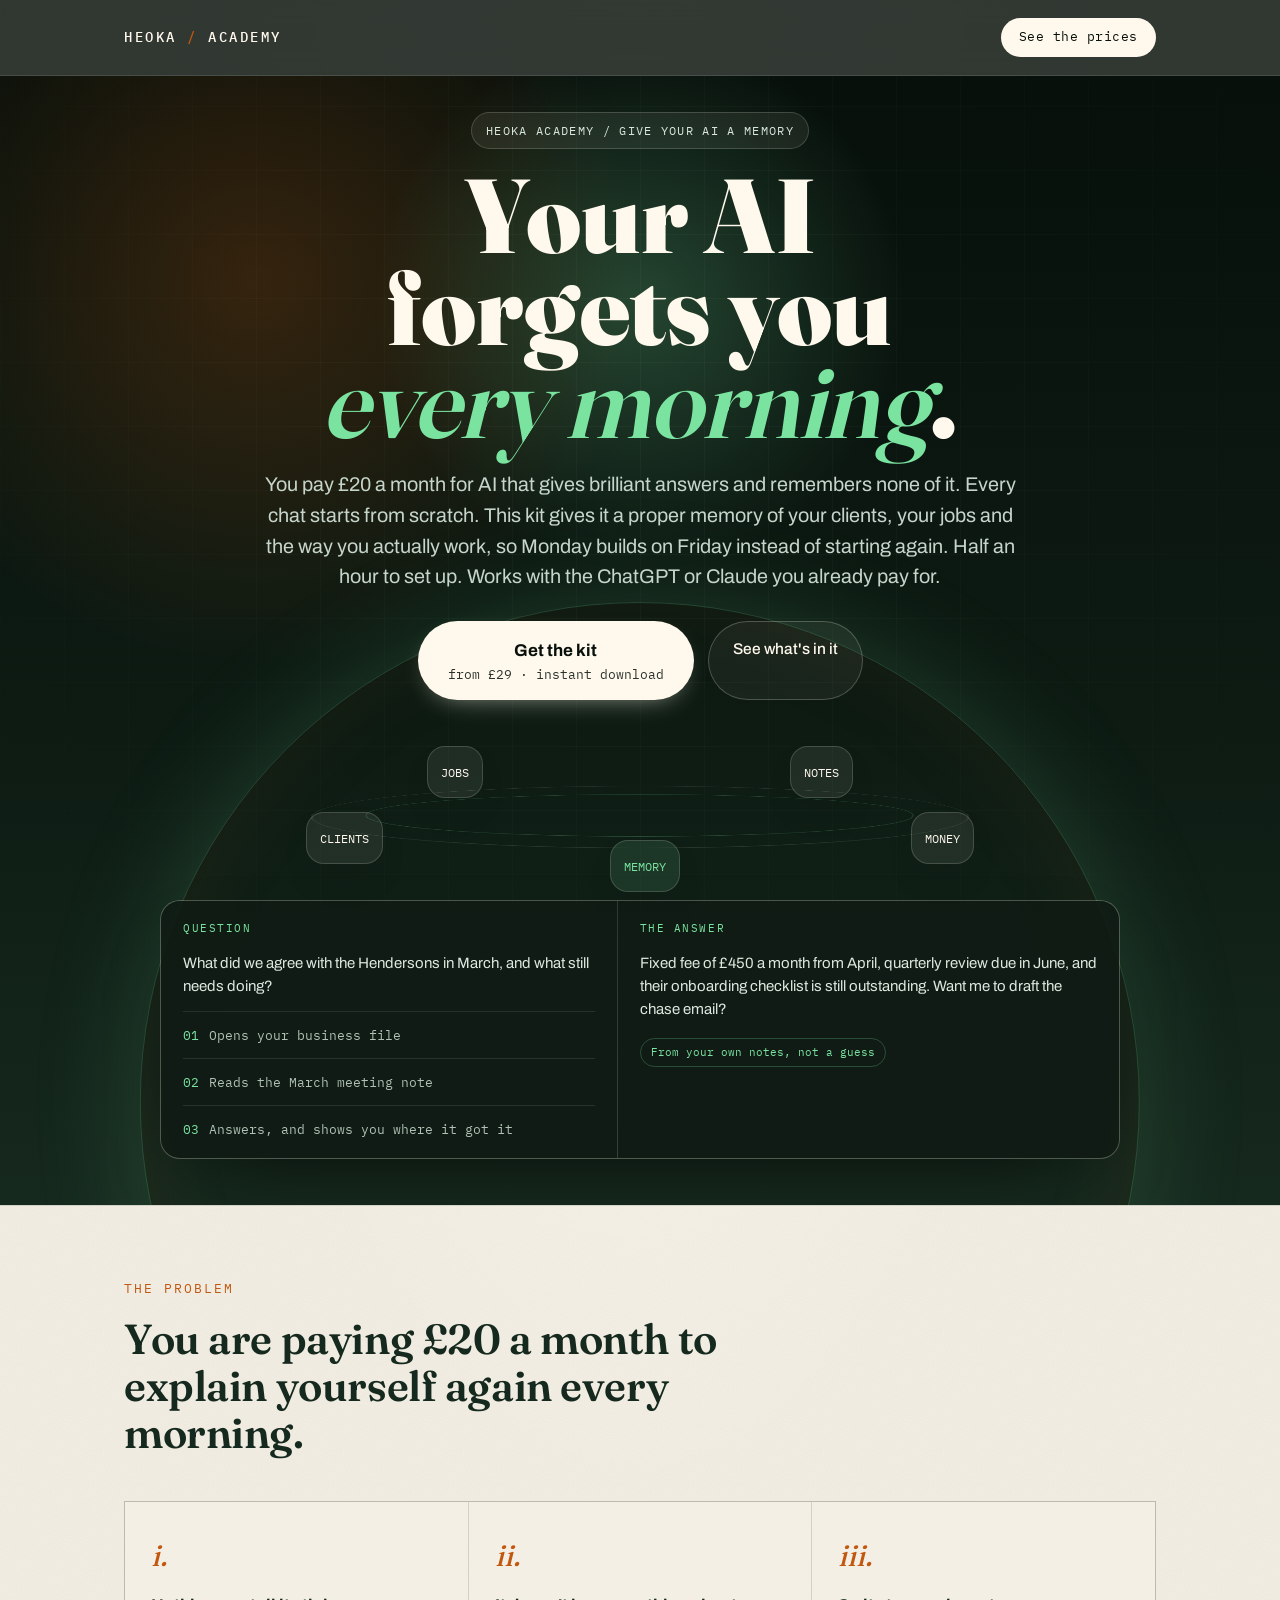
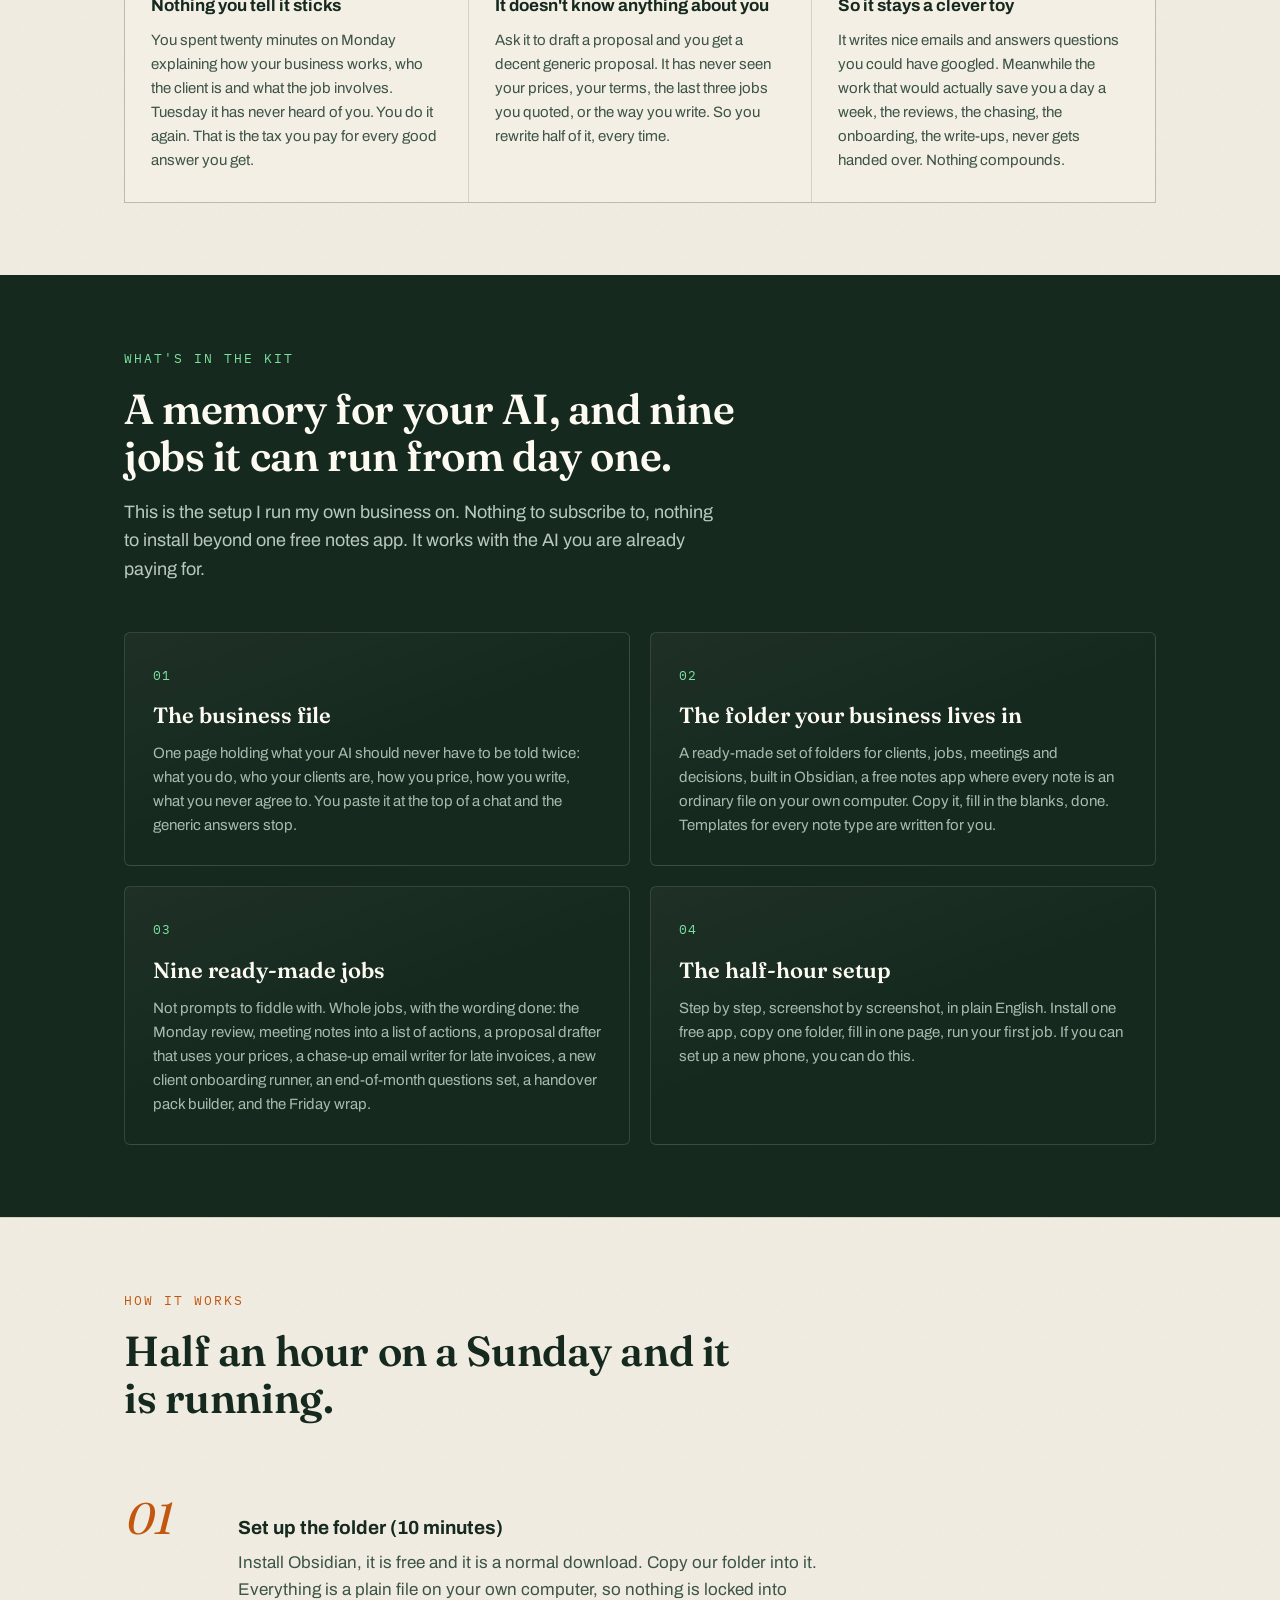
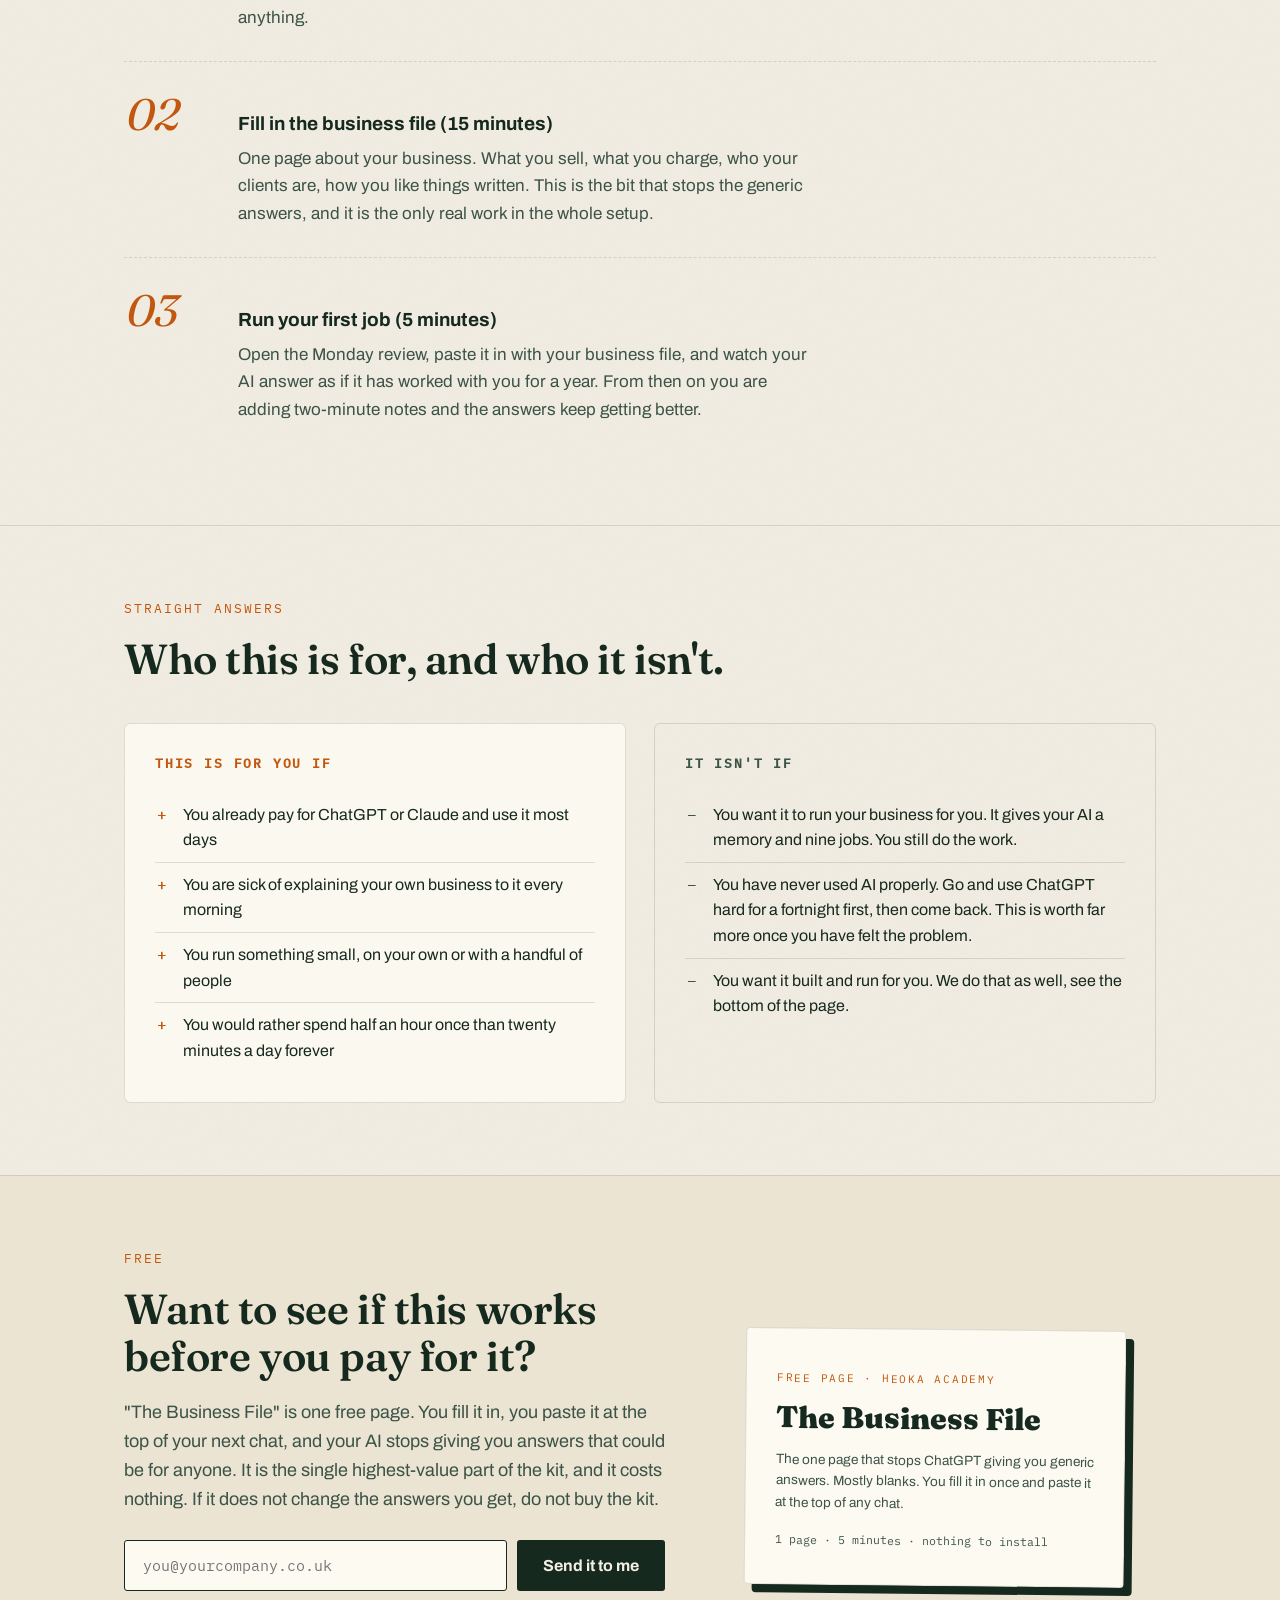
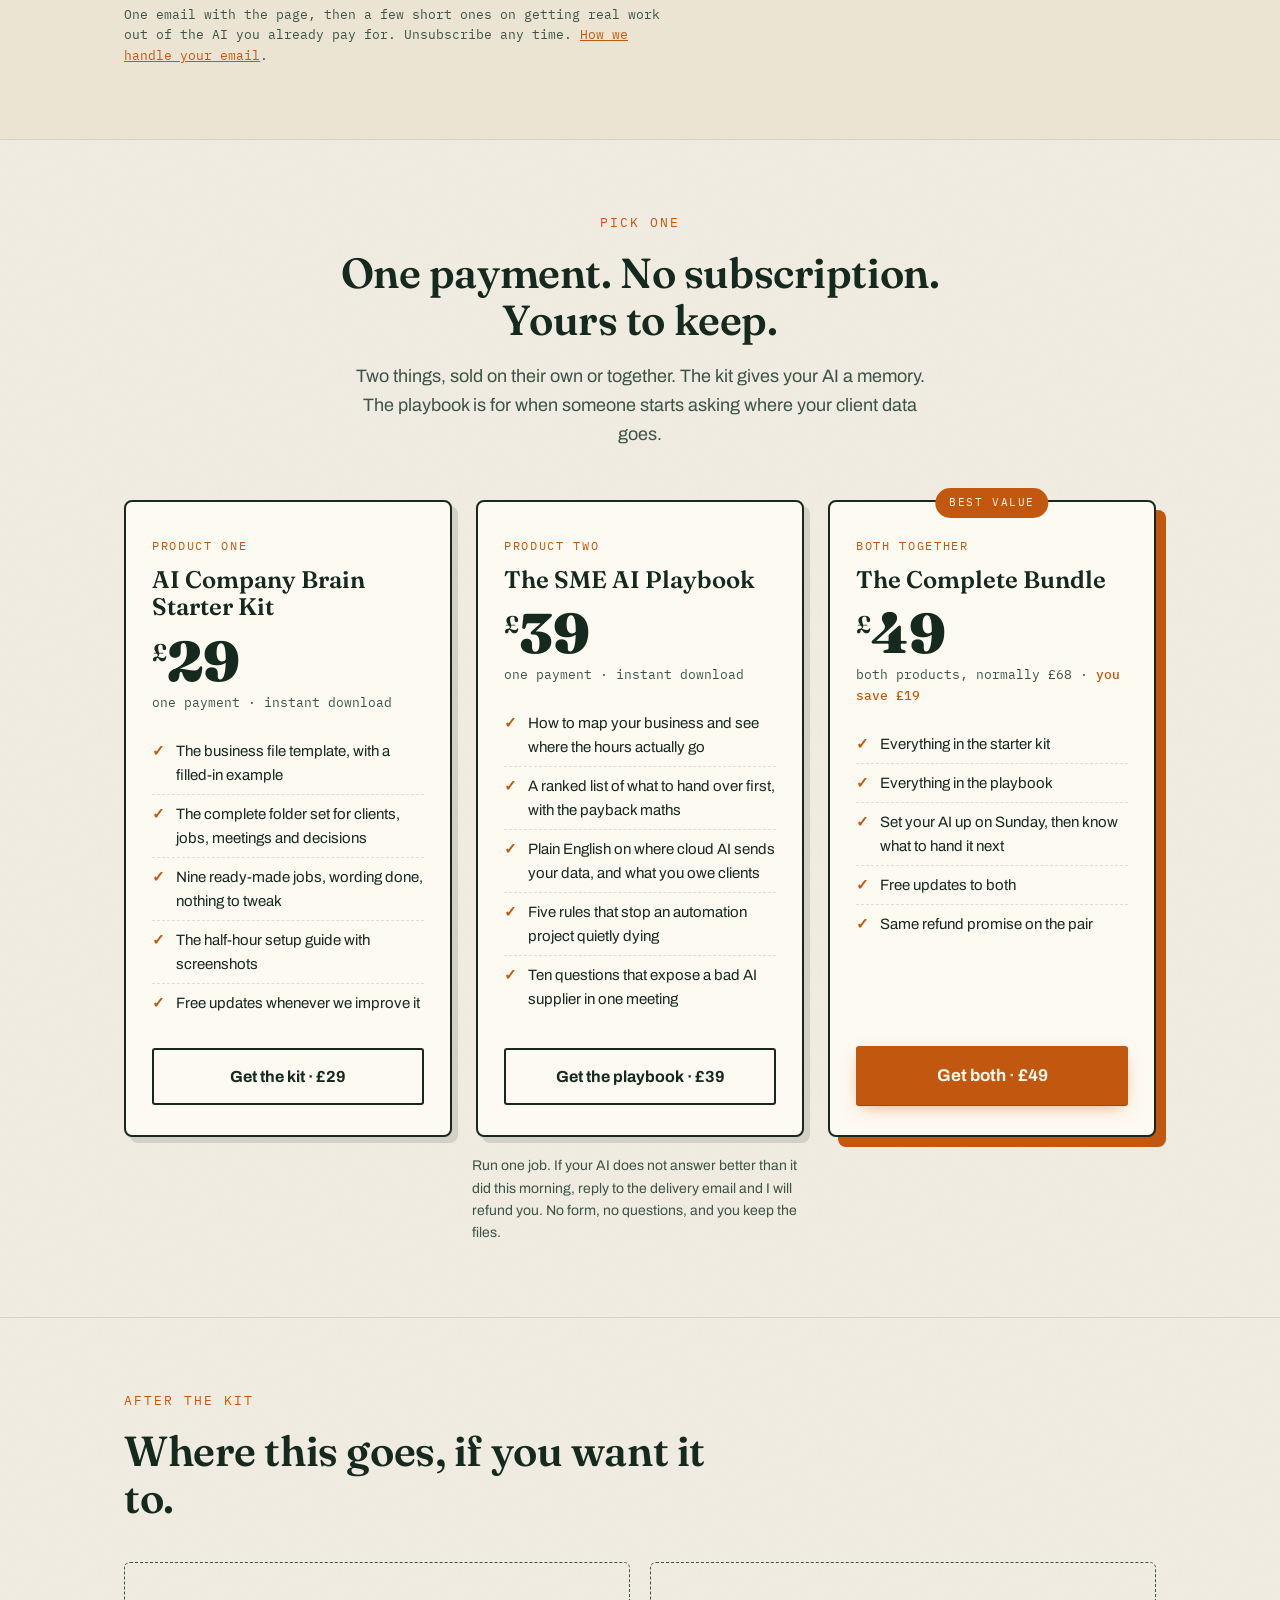
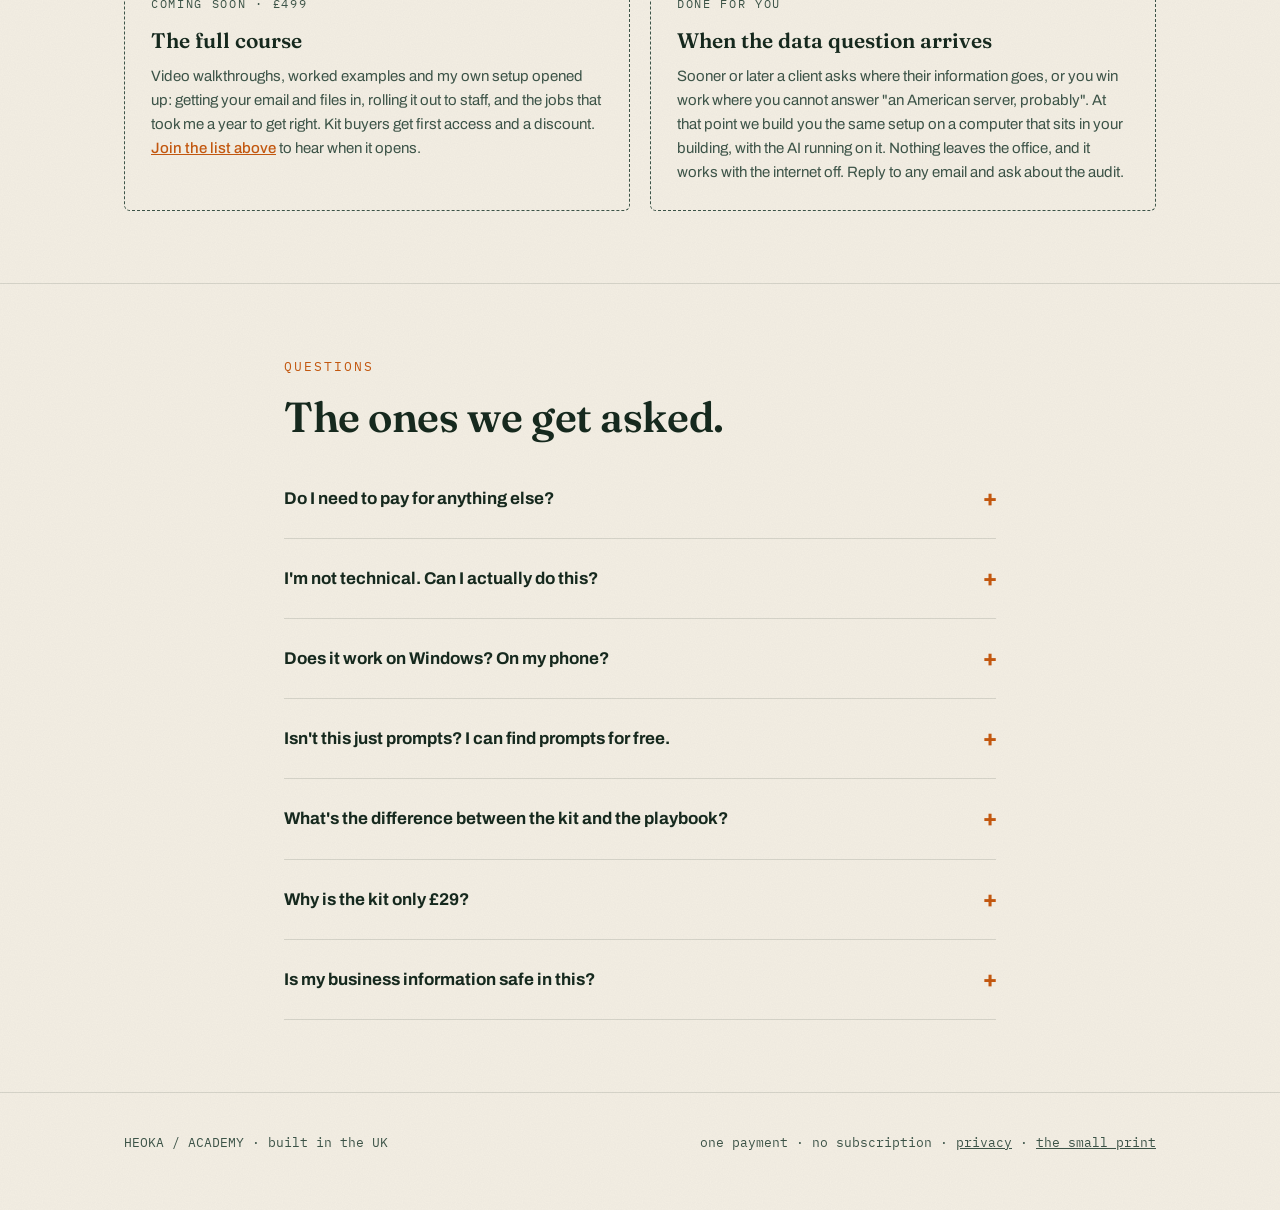
<file: index.html>
<!DOCTYPE html>
<html lang="en-GB">
<head>
<meta charset="UTF-8">
<meta name="viewport" content="width=device-width, initial-scale=1.0">
<title>Make ChatGPT actually know your business | Heoka Academy</title>
<meta name="description" content="You pay £20 a month for AI that forgets you every morning. The kit gives it a memory of your clients, your jobs and how you work. Setup takes half an hour.">
<!-- If the site moves to a custom domain, update the canonical + og:url + og:image URLs below,
     plus sitemap.xml and the Sitemap line in robots.txt. -->
<link rel="canonical" href="https://connor608.github.io/heoka-academy/">
<meta name="theme-color" content="#07100B">
<meta property="og:type" content="website">
<meta property="og:site_name" content="Heoka Academy">
<meta property="og:locale" content="en_GB">
<meta property="og:title" content="Make ChatGPT actually know your business">
<meta property="og:description" content="You pay £20 a month for AI that forgets you every morning. The kit gives it a memory of your clients, your jobs and how you work. Setup takes half an hour.">
<meta property="og:url" content="https://connor608.github.io/heoka-academy/">
<meta property="og:image" content="https://connor608.github.io/heoka-academy/assets/og.jpg">
<meta property="og:image:width" content="1200">
<meta property="og:image:height" content="630">
<meta property="og:image:alt" content="Your AI forgets you every morning. Give ChatGPT or Claude a proper memory. The kit, from £29.">
<meta name="twitter:card" content="summary_large_image">
<meta name="twitter:title" content="Make ChatGPT actually know your business">
<meta name="twitter:description" content="You pay £20 a month for AI that forgets you every morning. The kit gives it a memory of your clients, your jobs and how you work. Setup takes half an hour.">
<meta name="twitter:image" content="https://connor608.github.io/heoka-academy/assets/og.jpg">
<script type="application/ld+json">
{
  "@context": "https://schema.org",
  "@graph": [
    {
      "@type": "Product",
      "name": "AI Company Brain Starter Kit",
      "description": "A memory for your AI: the business file template, a ready-made folder set for clients, jobs, meetings and decisions, nine ready-made jobs, and a half-hour setup guide.",
      "brand": {"@type": "Brand", "name": "Heoka Academy"},
      "image": "https://connor608.github.io/heoka-academy/assets/og.jpg",
      "offers": {"@type": "Offer", "price": "29", "priceCurrency": "GBP", "availability": "https://schema.org/PreOrder", "url": "https://connor608.github.io/heoka-academy/#buy"}
    },
    {
      "@type": "Product",
      "name": "The SME AI Playbook",
      "description": "The thinking layer for an owner with staff: where your hours go, what to hand to AI first with the payback maths, where cloud AI sends your data, and how to spot a bad AI supplier.",
      "brand": {"@type": "Brand", "name": "Heoka Academy"},
      "image": "https://connor608.github.io/heoka-academy/assets/og.jpg",
      "offers": {"@type": "Offer", "price": "39", "priceCurrency": "GBP", "availability": "https://schema.org/PreOrder", "url": "https://connor608.github.io/heoka-academy/#buy"}
    },
    {
      "@type": "Product",
      "name": "The Complete Bundle",
      "description": "The AI Company Brain Starter Kit and The SME AI Playbook together.",
      "brand": {"@type": "Brand", "name": "Heoka Academy"},
      "image": "https://connor608.github.io/heoka-academy/assets/og.jpg",
      "offers": {"@type": "Offer", "price": "49", "priceCurrency": "GBP", "availability": "https://schema.org/PreOrder", "url": "https://connor608.github.io/heoka-academy/#buy"}
    },
    {
      "@type": "FAQPage",
      "mainEntity": [
        {"@type": "Question", "name": "Do I need to pay for anything else?", "acceptedAnswer": {"@type": "Answer", "text": "No. You need the ChatGPT or Claude subscription you already have, and Obsidian, which is free. There is no Heoka subscription and nothing to renew."}},
        {"@type": "Question", "name": "I'm not technical. Can I actually do this?", "acceptedAnswer": {"@type": "Answer", "text": "Yes. Nothing in the kit looks like code; the hardest step is copying a folder and installing a free app. If you get stuck, reply to the delivery email for help."}},
        {"@type": "Question", "name": "Does it work on Windows and on my phone?", "acceptedAnswer": {"@type": "Answer", "text": "Windows and Mac are both fine. Your notes can sync to your phone through Obsidian, though the setup itself is done on a computer."}},
        {"@type": "Question", "name": "Isn't this just prompts?", "acceptedAnswer": {"@type": "Answer", "text": "The prompts are the small half. The valuable half is the business file and folder structure underneath, which make the same prompt answer about your business instead of a generic one."}},
        {"@type": "Question", "name": "What's the difference between the kit and the playbook?", "acceptedAnswer": {"@type": "Answer", "text": "The kit is hands-on setup that gives your AI a memory. The playbook is the thinking layer for an owner with staff: what to hand over first, what it is worth, and how to keep client information safe."}},
        {"@type": "Question", "name": "Is my business information safe in this?", "acceptedAnswer": {"@type": "Answer", "text": "Your notes sit on your own computer as ordinary files. What you paste into ChatGPT goes to ChatGPT exactly as it does today, so nothing gets worse."}}
      ]
    }
  ]
}
</script>
<link rel="icon" href="data:image/svg+xml,%3Csvg xmlns='http://www.w3.org/2000/svg' viewBox='0 0 64 64'%3E%3Crect width='64' height='64' rx='14' fill='%2316291E'/%3E%3Cpath d='M16 18h8v11h16V18h8v28h-8V35H24v11h-8z' fill='%23FFF8EC'/%3E%3Cpath d='M47 13l-8 38' stroke='%23C2570F' stroke-width='4' stroke-linecap='round'/%3E%3C/svg%3E">
<!--
  ============================================================
  PLACEHOLDERS TO FILL BEFORE LAUNCH
  (search the file for the exact string in the left column)

  1. #STRIPE_LINK_KIT       - Stripe Payment Link, AI Company Brain Starter Kit, GBP 29
                              (pricing card 1 button href)
  2. #STRIPE_LINK_PLAYBOOK  - Stripe Payment Link, The SME AI Playbook, GBP 39
                              (pricing card 2 button href)
  3. #STRIPE_LINK_BUNDLE    - Stripe Payment Link, both products bundle, GBP 49
                              (pricing card 3 button href)
  4. REPLACE_FORM_ID        - Formspree form ID for the free Business File capture
                              (form action URL in the Free section)

  The header CTA and the hero button both scroll to the pricing block (href="#buy"),
  so they need no Stripe link of their own.

  5. REPLACE_GOATCOUNTER_CODE - GoatCounter site code for visitor stats (free at
                              goatcounter.com). Uncomment the script at the end of
                              <body> and swap the code in; also update the privacy
                              page's "no analytics" line to mention anonymous
                              visit counting.

  Notes for setup:
  - Set every Stripe link's success/redirect URL to thank-you.html on this site.
  - Name the Stripe products exactly as they appear on this page so the receipt matches.
  - Formspree: formspree.io -> new form -> paste the ID over REPLACE_FORM_ID.
  - When the Stripe links go in, also change the three "availability" values in the
    JSON-LD block below from schema.org/PreOrder to schema.org/InStock.

  Until the placeholders are filled, the page guards itself (script at the bottom):
  - Pricing buttons show a "checkout opens very soon" note and point people at the
    free section instead of silently doing nothing.
  - The free-page form skips the (dead) Formspree call and serves the PDF directly.
  Both guards turn off on their own the moment the real links/ID are pasted in.
  ============================================================
-->
<link rel="preload" href="assets/fonts/fraunces.woff2" as="font" type="font/woff2" crossorigin>
<link rel="stylesheet" href="assets/fonts.css">
<style>
:root{
  --paper:#F4EFE4;
  --paper-deep:#EBE4D3;
  --ink:#16291E;
  --ink-soft:#3C5347;
  --copper:#C2570F;
  --copper-deep:#A34708;
  --terminal:#0E1B13;
  --terminal-green:#7BE3A0;
  --line:#16291E22;
  --serif:'Fraunces',serif;
  --sans:'Archivo',sans-serif;
  --mono:'IBM Plex Mono',monospace;
}
*{margin:0;padding:0;box-sizing:border-box}
html{scroll-behavior:smooth}
body{
  font-family:var(--sans);
  background:var(--paper);
  color:var(--ink);
  line-height:1.6;
  font-size:17px;
  background-image:
    radial-gradient(ellipse 80% 50% at 50% -10%, #FFFDF5 0%, transparent 60%),
    url("data:image/svg+xml,%3Csvg xmlns='http://www.w3.org/2000/svg' width='120' height='120' viewBox='0 0 120 120'%3E%3Cfilter id='n'%3E%3CfeTurbulence type='fractalNoise' baseFrequency='0.85' numOctaves='2'/%3E%3CfeColorMatrix values='0 0 0 0 0 0 0 0 0 0 0 0 0 0 0 0 0 0 0.03 0'/%3E%3C/filter%3E%3Crect width='120' height='120' filter='url(%23n)'/%3E%3C/svg%3E");
}
.wrap{max-width:1080px;margin:0 auto;padding:0 24px}
.mono{font-family:var(--mono)}

/* ---------- header ---------- */
header{
  border-bottom:1px solid rgba(244,239,228,.12);
  padding:18px 0;
  position:sticky;top:0;z-index:50;
  background:rgba(7,15,10,.82);
  backdrop-filter:blur(14px);
}
header .wrap{display:flex;justify-content:space-between;align-items:center}
.wordmark{font-family:var(--mono);font-weight:500;letter-spacing:.18em;font-size:14px;text-transform:uppercase;color:#FFF8EC;text-decoration:none}
.wordmark span{color:var(--copper)}
.header-cta{
  font-family:var(--mono);font-size:13px;text-decoration:none;
  color:#07100B;background:#FFF8EC;padding:9px 18px;border-radius:999px;
  letter-spacing:.04em;transition:background .2s;
}
.header-cta:hover{background:var(--copper)}

/* ---------- antigravity-inspired hero ---------- */
.launch-hero{
  min-height:calc(100svh - 66px);
  position:relative;
  overflow:hidden;
  padding:32px 0 46px;
  color:#FFF8EC;
  background:
    radial-gradient(circle at 50% 20%, rgba(123,227,160,.24), transparent 24%),
    radial-gradient(circle at 20% 18%, rgba(194,87,15,.24), transparent 28%),
    linear-gradient(180deg,#07100B 0%,#0D1B13 58%,#16291E 100%);
}
.launch-hero::before{
  content:"";
  position:absolute;inset:-20%;
  background:
    linear-gradient(rgba(255,255,255,.035) 1px,transparent 1px),
    linear-gradient(90deg,rgba(255,255,255,.035) 1px,transparent 1px);
  background-size:64px 64px;
  mask-image:radial-gradient(circle at 50% 35%,#000 0%,transparent 66%);
  pointer-events:none;
}
.launch-hero::after{
  content:"";
  position:absolute;left:50%;bottom:-31vw;width:78vw;aspect-ratio:1;border-radius:50%;
  transform:translateX(-50%);
  border:1px solid rgba(123,227,160,.22);
  box-shadow:0 0 110px rgba(123,227,160,.18), inset 0 0 90px rgba(194,87,15,.08);
  pointer-events:none;
}
.hero-stage{position:relative;z-index:1;text-align:center}
.hero-badge{
  width:max-content;max-width:100%;margin:4px auto 20px;padding:8px 14px;border-radius:999px;
  border:1px solid rgba(244,239,228,.18);background:rgba(244,239,228,.07);
  color:#D8E8DC;font-family:var(--mono);font-size:12px;letter-spacing:.11em;text-transform:uppercase;
  animation:rise .7s ease both;
}
.launch-title{
  font-family:var(--serif);font-weight:900;font-size:clamp(48px,8.2vw,118px);
  line-height:.88;letter-spacing:0;max-width:10.6ch;margin:0 auto;
  text-wrap:balance;animation:rise .7s .08s ease both;
}
.launch-title em{font-style:italic;font-weight:600;color:var(--terminal-green)}
.launch-lede{
  font-size:clamp(17px,1.55vw,22px);line-height:1.55;color:#C6D5CB;
  max-width:760px;margin:24px auto 28px;animation:rise .7s .16s ease both;
}
.hero-actions{display:flex;justify-content:center;gap:14px;flex-wrap:wrap;animation:rise .7s .24s ease both}
.hero-actions .btn{border-radius:999px}
.hero-actions .btn-primary{background:#FFF8EC;color:#07100B;box-shadow:0 10px 28px -16px rgba(255,248,236,.75)}
.hero-actions .btn-primary:hover{background:var(--terminal-green);box-shadow:0 14px 34px -16px rgba(123,227,160,.7)}
.hero-actions .btn-ghost{
  color:#FFF8EC;border:1px solid rgba(244,239,228,.24);padding:15px 24px;border-radius:999px;
  background:rgba(244,239,228,.05);text-decoration:none;
}
.hero-actions .btn-ghost:hover{border-color:var(--terminal-green);color:var(--terminal-green)}
.orbit{
  position:relative;width:min(760px,92vw);height:172px;margin:28px auto 0;
  animation:rise .7s .32s ease both;
}
.orbit-ring{
  position:absolute;inset:10px 7%;border-radius:50%;
  border:1px solid rgba(244,239,228,.14);
  transform:perspective(700px) rotateX(66deg);
}
.orbit-ring:nth-child(2){inset:34px 14%;border-color:rgba(123,227,160,.24)}
.node{
  position:absolute;display:grid;place-items:center;min-width:52px;width:auto;padding:0 13px;
  height:52px;border-radius:18px;white-space:nowrap;
  background:rgba(255,248,236,.08);border:1px solid rgba(255,248,236,.16);
  color:#FFF8EC;font-family:var(--mono);font-size:12px;box-shadow:0 18px 40px -22px #000;
}
.node:nth-child(3){left:6%;top:84px}
.node:nth-child(4){left:22%;top:18px}
.node:nth-child(5){left:46%;top:112px;background:rgba(123,227,160,.12);color:var(--terminal-green)}
.node:nth-child(6){right:22%;top:18px}
.node:nth-child(7){right:6%;top:84px}
.command-preview{
  width:min(960px,94vw);margin:0 auto;display:grid;grid-template-columns:1fr 1.1fr;gap:1px;
  border:1px solid rgba(244,239,228,.14);border-radius:20px;overflow:hidden;
  background:rgba(244,239,228,.13);box-shadow:0 30px 90px -50px #000;
  animation:rise .7s .4s ease both;
}
.mission-panel,.answer-panel{background:rgba(10,23,16,.86);padding:19px 22px;text-align:left}
.panel-label{
  color:var(--terminal-green);font-family:var(--mono);font-size:11px;letter-spacing:.14em;text-transform:uppercase;margin-bottom:14px;
}
.mission-panel p,.answer-panel p{color:#DDE8DE;font-size:15px;line-height:1.55}
.task-line{
  display:flex;gap:10px;align-items:flex-start;border-top:1px solid rgba(244,239,228,.1);
  padding-top:13px;margin-top:13px;color:#AFC2B4;font-family:var(--mono);font-size:12.5px;
}
.task-line span{color:var(--terminal-green)}
.source-pill{
  display:inline-block;margin-top:16px;padding:5px 10px;border-radius:999px;
  border:1px solid rgba(123,227,160,.25);color:var(--terminal-green);font-family:var(--mono);font-size:11px;
}

/* ---------- original editorial hero, retained for fallback patterns ---------- */
.hero{padding:84px 0 56px;position:relative;overflow:hidden}
.kicker{
  font-family:var(--mono);font-size:13px;letter-spacing:.16em;text-transform:uppercase;
  color:var(--copper);display:flex;align-items:center;gap:12px;margin-bottom:28px;
  animation:rise .7s ease both;
}
.kicker::before{content:"";width:36px;height:1px;background:var(--copper)}
h1{
  font-family:var(--serif);font-weight:900;font-size:clamp(40px,6.4vw,76px);
  line-height:1.02;letter-spacing:-.015em;max-width:15ch;
  animation:rise .7s .08s ease both;
}
h1 em{font-style:italic;font-weight:600;color:var(--copper)}
.hero p.lede{
  font-size:20px;color:var(--ink-soft);max-width:54ch;margin:28px 0 36px;
  animation:rise .7s .16s ease both;
}
.cta-row{display:flex;gap:16px;flex-wrap:wrap;align-items:center;animation:rise .7s .24s ease both}
.btn{
  display:inline-block;text-decoration:none;font-family:var(--sans);font-weight:700;
  padding:16px 30px;border-radius:3px;font-size:17px;transition:transform .15s,box-shadow .15s,background .2s;
}
.btn-primary{
  background:var(--copper);color:#FFF8EC;
  box-shadow:0 1px 0 var(--copper-deep),0 6px 18px -6px rgba(194,87,15,.55);
}
.btn-primary:hover{transform:translateY(-2px);box-shadow:0 1px 0 var(--copper-deep),0 10px 24px -6px rgba(194,87,15,.6)}
.btn-primary small{display:block;font-weight:400;font-size:12.5px;opacity:.85;font-family:var(--mono)}
.btn-ghost{color:var(--ink);font-weight:500;font-size:15.5px;border-bottom:1px solid var(--ink);padding:2px 0;border-radius:0}
.btn-ghost:hover{color:var(--copper);border-color:var(--copper)}
@keyframes rise{from{opacity:0;transform:translateY(18px)}to{opacity:1;transform:none}}

/* ---------- terminal ---------- */
.terminal-wrap{padding:8px 0 72px;animation:rise .7s .32s ease both}
.terminal{
  background:var(--terminal);border-radius:8px;max-width:760px;margin:0 auto;
  box-shadow:0 30px 60px -24px rgba(14,27,19,.5),0 0 0 1px rgba(255,255,255,.06) inset;
  transform:rotate(-.4deg);
}
.terminal-bar{display:flex;gap:7px;padding:13px 16px;border-bottom:1px solid rgba(255,255,255,.07)}
.terminal-bar i{width:11px;height:11px;border-radius:50%;background:#3a4a40}
.terminal-bar i:first-child{background:#5a4038}
.terminal-body{padding:22px 26px 28px;font-family:var(--mono);font-size:14.5px;line-height:1.75;color:#B9C9BE}
.terminal-body .prompt{color:var(--terminal-green)}
.terminal-body .dim{color:#5E7466}
.terminal-body .ans{color:#E8F0E9}
.badge-local{
  display:inline-block;margin-top:14px;font-size:11.5px;letter-spacing:.12em;text-transform:uppercase;
  color:var(--terminal-green);border:1px solid #2C4435;border-radius:99px;padding:4px 12px;
}

/* ---------- sections ---------- */
section{padding:72px 0;border-top:1px solid var(--line)}
.section-label{
  font-family:var(--mono);font-size:12.5px;letter-spacing:.16em;text-transform:uppercase;
  color:var(--copper);margin-bottom:18px;
}
h2{font-family:var(--serif);font-weight:600;font-size:clamp(28px,3.6vw,42px);line-height:1.12;letter-spacing:-.01em;max-width:22ch;margin-bottom:18px}
.section-intro{color:var(--ink-soft);max-width:60ch;font-size:18px}

/* pain cards */
.pain-grid{display:grid;grid-template-columns:repeat(3,1fr);gap:1px;background:var(--line);margin-top:44px;border:1px solid var(--line)}
.pain{background:var(--paper);padding:30px 26px}
.pain .num{font-family:var(--serif);font-style:italic;font-size:30px;color:var(--copper)}
.pain h3{font-family:var(--sans);font-weight:700;font-size:17px;margin:12px 0 8px}
.pain p{font-size:15px;color:var(--ink-soft)}

/* kit contents */
.kit{background:var(--ink);color:var(--paper)}
.kit .section-label{color:var(--terminal-green)}
.kit h2{color:#FDFAF2}
.kit .section-intro{color:#B9C9BE}
.kit-grid{display:grid;grid-template-columns:1fr 1fr;gap:20px;margin-top:48px}
.kit-item{
  border:1px solid rgba(244,239,228,.14);border-radius:6px;padding:28px;
  background:linear-gradient(160deg,rgba(255,255,255,.04),transparent 55%);
  transition:border-color .2s,transform .2s;
}
.kit-item:hover{border-color:rgba(123,227,160,.45);transform:translateY(-3px)}
.kit-item .file{font-family:var(--mono);font-size:12.5px;color:var(--terminal-green);letter-spacing:.06em}
.kit-item h3{font-family:var(--serif);font-weight:600;font-size:22px;margin:10px 0 8px;color:#FDFAF2}
.kit-item p{font-size:15px;color:#A8BBAD}

/* steps */
.steps{counter-reset:step;margin-top:44px;display:grid;gap:0}
.step{
  display:grid;grid-template-columns:90px 1fr;gap:24px;padding:30px 0;
  border-bottom:1px dashed var(--line);counter-increment:step;align-items:baseline;
}
.step:last-child{border-bottom:none}
.step::before{
  content:"0" counter(step);font-family:var(--serif);font-style:italic;
  font-size:44px;color:var(--copper);line-height:1;
}
.step h3{font-size:19px;font-weight:700;margin-bottom:6px}
.step p{color:var(--ink-soft);max-width:58ch}

/* honesty */
.honesty-grid{display:grid;grid-template-columns:1fr 1fr;gap:28px;margin-top:40px}
.honesty-col{border:1px solid var(--line);border-radius:6px;padding:30px;background:#FBF8EF}
.honesty-col.not{background:transparent}
.honesty-col h3{font-family:var(--mono);font-size:13px;letter-spacing:.14em;text-transform:uppercase;margin-bottom:18px}
.honesty-col.for h3{color:var(--copper)}
.honesty-col.not h3{color:var(--ink-soft)}
.honesty-col ul{list-style:none}
.honesty-col li{padding:9px 0 9px 28px;position:relative;font-size:16px;border-bottom:1px solid var(--line)}
.honesty-col li:last-child{border-bottom:none}
.honesty-col.for li::before{content:"+";position:absolute;left:2px;color:var(--copper);font-family:var(--mono);font-weight:500}
.honesty-col.not li::before{content:"\2013";position:absolute;left:2px;color:var(--ink-soft);font-family:var(--mono)}

/* lead magnet */
.magnet{background:var(--paper-deep)}
.magnet-box{
  display:grid;grid-template-columns:1.1fr .9fr;gap:48px;align-items:center;
}
.pdf-mock{
  background:#FDFAF2;border:1px solid var(--line);border-radius:4px;padding:34px 30px;
  box-shadow:8px 8px 0 var(--ink);transform:rotate(.6deg);max-width:380px;justify-self:center;
}
.pdf-mock .mono{font-size:11px;letter-spacing:.16em;text-transform:uppercase;color:var(--copper)}
.pdf-mock h3{font-family:var(--serif);font-weight:900;font-size:30px;line-height:1.08;margin:12px 0 14px}
.pdf-mock p{font-size:13.5px;color:var(--ink-soft)}
.pdf-mock .pages{margin-top:18px;font-family:var(--mono);font-size:11.5px;color:var(--ink-soft)}
.magnet form{display:flex;gap:10px;margin-top:26px;flex-wrap:wrap}
.magnet input[type=email]{
  flex:1;min-width:220px;padding:15px 18px;font-family:var(--mono);font-size:15px;
  border:1px solid var(--ink);border-radius:3px;background:#FDFAF2;color:var(--ink);
}
.magnet input[type=email]:focus{outline:2px solid var(--copper);outline-offset:1px}
.magnet button{
  padding:15px 26px;background:var(--ink);color:var(--paper);border:none;border-radius:3px;
  font-family:var(--sans);font-weight:700;font-size:16px;cursor:pointer;transition:background .2s;
}
.magnet button:hover{background:var(--copper)}
.magnet .fine{font-size:13px;color:var(--ink-soft);margin-top:14px;font-family:var(--mono)}

/* price */
.price-box{
  max-width:640px;margin:44px auto 0;border:2px solid var(--ink);border-radius:8px;
  background:#FDFAF2;padding:44px 42px;text-align:center;position:relative;
  box-shadow:10px 10px 0 var(--copper);
}
.price-box .mono-label{font-family:var(--mono);font-size:12.5px;letter-spacing:.16em;text-transform:uppercase;color:var(--copper)}
.price{font-family:var(--serif);font-weight:900;font-size:84px;line-height:1;margin:14px 0 4px}
.price sup{font-size:32px;font-weight:600;vertical-align:34px}
.price-box .once{font-family:var(--mono);font-size:13.5px;color:var(--ink-soft);margin-bottom:26px}
.price-box ul{list-style:none;text-align:left;max-width:380px;margin:0 auto 30px}
.price-box li{padding:8px 0 8px 26px;position:relative;font-size:15.5px;border-bottom:1px dashed var(--line)}
.price-box li::before{content:"\2713";position:absolute;left:0;color:var(--copper);font-weight:700}
.guarantee{font-size:14px;color:var(--ink-soft);margin-top:18px;max-width:42ch;margin-left:auto;margin-right:auto}

/* three-card pricing block */
.price-grid{
  display:grid;grid-template-columns:repeat(3,1fr);gap:24px;
  margin:52px 0 0;align-items:stretch;
}
.tier{
  border:2px solid var(--ink);border-radius:8px;background:#FDFAF2;
  padding:34px 26px 30px;display:flex;flex-direction:column;position:relative;
  box-shadow:6px 6px 0 var(--line);
}
.tier.best{box-shadow:10px 10px 0 var(--copper);border-color:var(--ink)}
.tier-flag{
  position:absolute;top:-14px;left:50%;transform:translateX(-50%);white-space:nowrap;
  background:var(--copper);color:#FFF8EC;font-family:var(--mono);font-size:11px;
  letter-spacing:.14em;text-transform:uppercase;padding:6px 14px;border-radius:999px;
}
.tier .mono-label{font-family:var(--mono);font-size:12px;letter-spacing:.14em;text-transform:uppercase;color:var(--copper)}
.tier h3{font-family:var(--serif);font-weight:600;font-size:24px;line-height:1.15;margin:10px 0 12px}
.tier .tier-price{font-family:var(--serif);font-weight:900;font-size:56px;line-height:1;margin-bottom:4px}
.tier .tier-price sup{font-size:24px;font-weight:600;vertical-align:20px}
.tier .was{font-family:var(--mono);font-size:13px;color:var(--ink-soft);margin-bottom:18px}
.tier .was b{color:var(--copper);font-weight:500}
.tier ul{list-style:none;text-align:left;margin-bottom:26px}
.tier li{padding:7px 0 7px 24px;position:relative;font-size:15px;border-bottom:1px dashed var(--line)}
.tier li:last-child{border-bottom:none}
.tier li::before{content:"\2713";position:absolute;left:0;color:var(--copper);font-weight:700}
.tier .btn{margin-top:auto;text-align:center;width:100%}
.tier .btn-quiet{
  background:transparent;color:var(--ink);border:2px solid var(--ink);
  box-shadow:none;font-size:16px;padding:14px 20px;
}
.tier .btn-quiet:hover{background:var(--ink);color:var(--paper);transform:translateY(-2px);box-shadow:none}

/* ladder */
.ladder{display:grid;grid-template-columns:1fr 1fr;gap:20px;margin-top:40px}
.rung{border:1px dashed var(--ink-soft);border-radius:6px;padding:26px;background:transparent}
.rung .mono{font-size:12px;letter-spacing:.14em;text-transform:uppercase;color:var(--ink-soft)}
.rung h3{font-family:var(--serif);font-weight:600;font-size:21px;margin:8px 0 6px}
.rung p{font-size:15px;color:var(--ink-soft)}
.rung a{color:var(--copper);font-weight:500}

/* faq */
details{border-bottom:1px solid var(--line);padding:4px 0}
summary{
  font-weight:700;font-size:17px;padding:18px 0;cursor:pointer;list-style:none;
  display:flex;justify-content:space-between;align-items:center;
}
summary::after{content:"+";font-family:var(--mono);color:var(--copper);font-size:22px;transition:transform .2s}
details[open] summary::after{transform:rotate(45deg)}
details p{padding:0 0 20px;color:var(--ink-soft);max-width:62ch}

/* footer */
footer{border-top:1px solid var(--line);padding:40px 0 56px;font-family:var(--mono);font-size:13px;color:var(--ink-soft)}
footer .wrap{display:flex;justify-content:space-between;flex-wrap:wrap;gap:12px}
footer a{color:inherit}
footer a:hover{color:var(--copper)}
.fine a{color:var(--copper)}

@media (prefers-reduced-motion:reduce){
  html{scroll-behavior:auto}
  *,*::before,*::after{animation:none!important;transition:none!important}
}

@media(max-width:780px){
  .launch-hero{min-height:auto;padding:34px 0 44px}
  .launch-title{font-size:clamp(46px,15vw,72px);line-height:.94}
  .launch-lede{font-size:17px;margin-top:24px}
  .orbit{height:128px;margin-top:24px}
  .node{min-width:42px;height:42px;padding:0 9px;border-radius:14px;font-size:10px}
  .command-preview{grid-template-columns:1fr;border-radius:16px}
  .pain-grid{grid-template-columns:1fr}
  .kit-grid,.honesty-grid,.magnet-box,.ladder{grid-template-columns:1fr}
  .step{grid-template-columns:64px 1fr;gap:14px}
  .pdf-mock{transform:none;box-shadow:6px 6px 0 var(--ink)}
  .price{font-size:64px}
  .price-grid{grid-template-columns:1fr;gap:34px;margin-top:44px}
  .tier{box-shadow:6px 6px 0 var(--line)}
  .tier.best{box-shadow:8px 8px 0 var(--copper)}
}
</style>
</head>
<body>

<header>
  <div class="wrap">
    <a class="wordmark" href="#top">Heoka<span>&nbsp;/&nbsp;</span>Academy</a>
    <a class="header-cta" href="#buy">See the prices</a>
  </div>
</header>

<main id="top">

<div class="launch-hero">
  <div class="wrap hero-stage">
    <p class="hero-badge">Heoka Academy / Give your AI a memory</p>
    <h1 class="launch-title">Your AI forgets you <em>every morning</em>.</h1>
    <p class="launch-lede">You pay &pound;20 a month for AI that gives brilliant answers and remembers none of it. Every chat starts from scratch. This kit gives it a proper memory of your clients, your jobs and the way you actually work, so Monday builds on Friday instead of starting again. Half an hour to set up. Works with the ChatGPT or Claude you already pay for.</p>
    <div class="hero-actions">
      <a class="btn btn-primary" href="#buy">Get the kit<small>from &pound;29 &middot; instant download</small></a>
      <a class="btn-ghost" href="#contents">See what's in it</a>
    </div>

    <div class="orbit" aria-hidden="true">
      <div class="orbit-ring"></div>
      <div class="orbit-ring"></div>
      <div class="node">CLIENTS</div>
      <div class="node">JOBS</div>
      <div class="node">MEMORY</div>
      <div class="node">NOTES</div>
      <div class="node">MONEY</div>
    </div>

    <div class="command-preview" role="img" aria-label="Example of an AI answering from your own business notes">
      <div class="mission-panel">
        <div class="panel-label">Question</div>
        <p>What did we agree with the Hendersons in March, and what still needs doing?</p>
        <div class="task-line"><span>01</span> Opens your business file</div>
        <div class="task-line"><span>02</span> Reads the March meeting note</div>
        <div class="task-line"><span>03</span> Answers, and shows you where it got it</div>
      </div>
      <div class="answer-panel">
        <div class="panel-label">The answer</div>
        <p>Fixed fee of &pound;450 a month from April, quarterly review due in June, and their onboarding checklist is still outstanding. Want me to draft the chase email?</p>
        <span class="source-pill">From your own notes, not a guess</span>
      </div>
    </div>
  </div>
</div>

<section>
  <div class="wrap">
    <p class="section-label">The problem</p>
    <h2>You are paying &pound;20 a month to explain yourself again every morning.</h2>
    <div class="pain-grid">
      <div class="pain">
        <span class="num">i.</span>
        <h3>Nothing you tell it sticks</h3>
        <p>You spent twenty minutes on Monday explaining how your business works, who the client is and what the job involves. Tuesday it has never heard of you. You do it again. That is the tax you pay for every good answer you get.</p>
      </div>
      <div class="pain">
        <span class="num">ii.</span>
        <h3>It doesn't know anything about you</h3>
        <p>Ask it to draft a proposal and you get a decent generic proposal. It has never seen your prices, your terms, the last three jobs you quoted, or the way you write. So you rewrite half of it, every time.</p>
      </div>
      <div class="pain">
        <span class="num">iii.</span>
        <h3>So it stays a clever toy</h3>
        <p>It writes nice emails and answers questions you could have googled. Meanwhile the work that would actually save you a day a week, the reviews, the chasing, the onboarding, the write-ups, never gets handed over. Nothing compounds.</p>
      </div>
    </div>
  </div>
</section>

<section class="kit" id="contents">
  <div class="wrap">
    <p class="section-label">What's in the kit</p>
    <h2>A memory for your AI, and nine jobs it can run from day one.</h2>
    <p class="section-intro">This is the setup I run my own business on. Nothing to subscribe to, nothing to install beyond one free notes app. It works with the AI you are already paying for.</p>
    <div class="kit-grid">
      <div class="kit-item">
        <span class="file">01</span>
        <h3>The business file</h3>
        <p>One page holding what your AI should never have to be told twice: what you do, who your clients are, how you price, how you write, what you never agree to. You paste it at the top of a chat and the generic answers stop.</p>
      </div>
      <div class="kit-item">
        <span class="file">02</span>
        <h3>The folder your business lives in</h3>
        <p>A ready-made set of folders for clients, jobs, meetings and decisions, built in Obsidian, a free notes app where every note is an ordinary file on your own computer. Copy it, fill in the blanks, done. Templates for every note type are written for you.</p>
      </div>
      <div class="kit-item">
        <span class="file">03</span>
        <h3>Nine ready-made jobs</h3>
        <p>Not prompts to fiddle with. Whole jobs, with the wording done: the Monday review, meeting notes into a list of actions, a proposal drafter that uses your prices, a chase-up email writer for late invoices, a new client onboarding runner, an end-of-month questions set, a handover pack builder, and the Friday wrap.</p>
      </div>
      <div class="kit-item">
        <span class="file">04</span>
        <h3>The half-hour setup</h3>
        <p>Step by step, screenshot by screenshot, in plain English. Install one free app, copy one folder, fill in one page, run your first job. If you can set up a new phone, you can do this.</p>
      </div>
    </div>
  </div>
</section>

<section>
  <div class="wrap">
    <p class="section-label">How it works</p>
    <h2>Half an hour on a Sunday and it is running.</h2>
    <div class="steps">
      <div class="step">
        <div>
          <h3>Set up the folder (10 minutes)</h3>
          <p>Install Obsidian, it is free and it is a normal download. Copy our folder into it. Everything is a plain file on your own computer, so nothing is locked into anything.</p>
        </div>
      </div>
      <div class="step">
        <div>
          <h3>Fill in the business file (15 minutes)</h3>
          <p>One page about your business. What you sell, what you charge, who your clients are, how you like things written. This is the bit that stops the generic answers, and it is the only real work in the whole setup.</p>
        </div>
      </div>
      <div class="step">
        <div>
          <h3>Run your first job (5 minutes)</h3>
          <p>Open the Monday review, paste it in with your business file, and watch your AI answer as if it has worked with you for a year. From then on you are adding two-minute notes and the answers keep getting better.</p>
        </div>
      </div>
    </div>
  </div>
</section>

<section>
  <div class="wrap">
    <p class="section-label">Straight answers</p>
    <h2>Who this is for, and who it isn't.</h2>
    <div class="honesty-grid">
      <div class="honesty-col for">
        <h3>This is for you if</h3>
        <ul>
          <li>You already pay for ChatGPT or Claude and use it most days</li>
          <li>You are sick of explaining your own business to it every morning</li>
          <li>You run something small, on your own or with a handful of people</li>
          <li>You would rather spend half an hour once than twenty minutes a day forever</li>
        </ul>
      </div>
      <div class="honesty-col not">
        <h3>It isn't if</h3>
        <ul>
          <li>You want it to run your business for you. It gives your AI a memory and nine jobs. You still do the work.</li>
          <li>You have never used AI properly. Go and use ChatGPT hard for a fortnight first, then come back. This is worth far more once you have felt the problem.</li>
          <li>You want it built and run for you. We do that as well, see the bottom of the page.</li>
        </ul>
      </div>
    </div>
  </div>
</section>

<section class="magnet" id="free">
  <div class="wrap magnet-box">
    <div>
      <p class="section-label">Free</p>
      <h2>Want to see if this works before you pay for it?</h2>
      <p class="section-intro">"The Business File" is one free page. You fill it in, you paste it at the top of your next chat, and your AI stops giving you answers that could be for anyone. It is the single highest-value part of the kit, and it costs nothing. If it does not change the answers you get, do not buy the kit.</p>
      <!-- EMAIL CAPTURE: this posts to Formspree. To go live (90 seconds):
           1. Go to formspree.io and sign up
           2. New form, name it "Heoka Academy". Formspree gives you a form ID like "xyzabcd"
           3. Replace REPLACE_FORM_ID below with that ID
           Submissions then land in your inbox and build your list. -->
      <form id="capture" action="https://formspree.io/f/REPLACE_FORM_ID" method="POST">
        <input type="hidden" name="_subject" value="New Heoka Academy signup">
        <input type="email" name="email" placeholder="you@yourcompany.co.uk" required aria-label="Email address" autocomplete="email">
        <button type="submit">Send it to me</button>
      </form>
      <p class="fine" id="capture-note">One email with the page, then a few short ones on getting real work out of the AI you already pay for. Unsubscribe any time. <a href="privacy.html">How we handle your email</a>.</p>
    </div>
    <div class="pdf-mock">
      <span class="mono">Free page &middot; Heoka Academy</span>
      <h3>The Business File</h3>
      <p>The one page that stops ChatGPT giving you generic answers. Mostly blanks. You fill it in once and paste it at the top of any chat.</p>
      <p class="pages">1 page &middot; 5 minutes &middot; nothing to install</p>
    </div>
  </div>
</section>

<section id="buy">
  <div class="wrap">
    <p class="section-label" style="text-align:center">Pick one</p>
    <h2 style="margin-left:auto;margin-right:auto;text-align:center">One payment. No subscription. Yours to keep.</h2>
    <p class="section-intro" style="margin:0 auto;text-align:center">Two things, sold on their own or together. The kit gives your AI a memory. The playbook is for when someone starts asking where your client data goes.</p>

    <div class="price-grid">

      <div class="tier">
        <p class="mono-label">Product one</p>
        <h3>AI Company Brain Starter Kit</h3>
        <div class="tier-price"><sup>&pound;</sup>29</div>
        <p class="was">one payment &middot; instant download</p>
        <ul>
          <li>The business file template, with a filled-in example</li>
          <li>The complete folder set for clients, jobs, meetings and decisions</li>
          <li>Nine ready-made jobs, wording done, nothing to tweak</li>
          <li>The half-hour setup guide with screenshots</li>
          <li>Free updates whenever we improve it</li>
        </ul>
        <!-- PLACEHOLDER: #STRIPE_LINK_KIT -->
        <a class="btn btn-primary btn-quiet" href="#STRIPE_LINK_KIT">Get the kit &middot; &pound;29</a>
      </div>

      <div class="tier">
        <p class="mono-label">Product two</p>
        <h3>The SME AI Playbook</h3>
        <div class="tier-price"><sup>&pound;</sup>39</div>
        <p class="was">one payment &middot; instant download</p>
        <ul>
          <li>How to map your business and see where the hours actually go</li>
          <li>A ranked list of what to hand over first, with the payback maths</li>
          <li>Plain English on where cloud AI sends your data, and what you owe clients</li>
          <li>Five rules that stop an automation project quietly dying</li>
          <li>Ten questions that expose a bad AI supplier in one meeting</li>
        </ul>
        <!-- PLACEHOLDER: #STRIPE_LINK_PLAYBOOK -->
        <a class="btn btn-primary btn-quiet" href="#STRIPE_LINK_PLAYBOOK">Get the playbook &middot; &pound;39</a>
      </div>

      <div class="tier best">
        <span class="tier-flag">Best value</span>
        <p class="mono-label">Both together</p>
        <h3>The Complete Bundle</h3>
        <div class="tier-price"><sup>&pound;</sup>49</div>
        <p class="was">both products, normally &pound;68 &middot; <b>you save &pound;19</b></p>
        <ul>
          <li>Everything in the starter kit</li>
          <li>Everything in the playbook</li>
          <li>Set your AI up on Sunday, then know what to hand it next</li>
          <li>Free updates to both</li>
          <li>Same refund promise on the pair</li>
        </ul>
        <!-- PLACEHOLDER: #STRIPE_LINK_BUNDLE -->
        <a class="btn btn-primary" href="#STRIPE_LINK_BUNDLE">Get both &middot; &pound;49</a>
      </div>

    </div>

    <p class="guarantee">Run one job. If your AI does not answer better than it did this morning, reply to the delivery email and I will refund you. No form, no questions, and you keep the files.</p>
  </div>
</section>

<section>
  <div class="wrap">
    <p class="section-label">After the kit</p>
    <h2>Where this goes, if you want it to.</h2>
    <div class="ladder">
      <div class="rung">
        <span class="mono">Coming soon &middot; &pound;499</span>
        <h3>The full course</h3>
        <p>Video walkthroughs, worked examples and my own setup opened up: getting your email and files in, rolling it out to staff, and the jobs that took me a year to get right. Kit buyers get first access and a discount. <a href="#free">Join the list above</a> to hear when it opens.</p>
      </div>
      <div class="rung">
        <span class="mono">Done for you</span>
        <h3>When the data question arrives</h3>
        <p>Sooner or later a client asks where their information goes, or you win work where you cannot answer "an American server, probably". At that point we build you the same setup on a computer that sits in your building, with the AI running on it. Nothing leaves the office, and it works with the internet off. Reply to any email and ask about the audit.</p>
      </div>
    </div>
  </div>
</section>

<section>
  <div class="wrap" style="max-width:760px">
    <p class="section-label">Questions</p>
    <h2>The ones we get asked.</h2>
    <details>
      <summary>Do I need to pay for anything else?</summary>
      <p>No. You need the ChatGPT or Claude subscription you already have, and Obsidian, which is free. There is no Heoka subscription and nothing to renew. One payment and it is yours.</p>
    </details>
    <details>
      <summary>I'm not technical. Can I actually do this?</summary>
      <p>Yes, and there is nothing in here that looks like code. The hardest thing you will do is copy a folder and install a free app. If you get stuck, reply to the delivery email and I will get you going.</p>
    </details>
    <details>
      <summary>Does it work on Windows? On my phone?</summary>
      <p>Windows, Mac, both fine. Your notes sync to your phone through Obsidian if you want them there, though you will do the setup on a computer.</p>
    </details>
    <details>
      <summary>Isn't this just prompts? I can find prompts for free.</summary>
      <p>You can, and most of them are rubbish because they know nothing about you. The prompts are the small half of this. The valuable half is the business file and the folder underneath, which is what makes the same prompt give you an answer about your business instead of a business.</p>
    </details>
    <details>
      <summary>What's the difference between the kit and the playbook?</summary>
      <p>The kit is hands-on: you set it up on a Sunday and your AI starts answering as though it knows your business. The playbook is the thinking layer for an owner with staff: where your hours go, what to hand over first, what it is worth, and how to make sure client information is not quietly ending up somewhere it should not. Most people start with the kit. The bundle is there because they are better together and it is only twenty pounds more.</p>
    </details>
    <details>
      <summary>Why is the kit only &pound;29?</summary>
      <p>Because this is the start of the road, not the end of it. Some people will want the course later, and some will eventually want us to build the private version that lives in their office. &pound;29 makes trying it an easy decision, and I would rather have ten thousand people using this than three hundred.</p>
    </details>
    <details>
      <summary>Is my business information safe in this?</summary>
      <p>The notes sit on your own computer as ordinary files. What you paste into ChatGPT goes to ChatGPT, exactly as it does today, so nothing gets worse. If you reach a point where that matters, that is a real conversation and it is at the bottom of this page.</p>
    </details>
  </div>
</section>

</main>

<script>
// Two jobs in here, and both guards switch themselves off once the real IDs/links are pasted in:
// 1. Lead-magnet form: posts to Formspree inline, keeps people on the page, shows a thank-you.
//    While the action still contains REPLACE_FORM_ID the network call would always fail, so it
//    skips Formspree and serves the free PDF directly instead. Once a real form ID is in, the
//    normal email flow runs (and the thank-you still offers the direct download).
// 2. Pricing buttons: while they still point at #STRIPE_LINK placeholders, a click would
//    silently do nothing. Until real Stripe links are pasted in, clicking shows a short
//    "checkout opens soon" note and scrolls to the free section instead.
(function(){
  var FREE_PDF = 'd/efd8ce239771a8e2/The_Business_File.pdf';

  var form = document.getElementById('capture');
  var note = document.getElementById('capture-note');
  if(form){
    var live = form.action.indexOf('REPLACE_FORM_ID') === -1;
    var doneMsg = '<p style="font-family:var(--mono);font-size:15px;color:var(--copper)">Done. ' +
      '<a href="' + FREE_PDF + '" style="color:var(--copper)">Download The Business File</a>' +
      (live ? ', and a copy is on its way to your inbox.' : '.') + '</p>';
    form.addEventListener('submit', function(e){
      e.preventDefault();
      if(!live){
        form.innerHTML = doneMsg;
        if(note) note.textContent = 'Fill it in once, paste it at the top of any chat.';
        return;
      }
      var btn = form.querySelector('button');
      btn.textContent = 'Sending...';
      fetch(form.action, {
        method:'POST',
        body:new FormData(form),
        headers:{'Accept':'application/json'}
      }).then(function(r){
        if(r.ok){
          form.innerHTML = doneMsg;
          if(note) note.textContent = 'If it is not there in a minute, check spam and add us to your contacts.';
        } else {
          btn.textContent = 'Try again';
        }
      }).catch(function(){ btn.textContent = 'Try again'; });
    });
  }

  var pending = document.querySelectorAll('a[href^="#STRIPE_LINK"]');
  for(var i = 0; i < pending.length; i++){
    pending[i].addEventListener('click', function(e){
      e.preventDefault();
      var tier = this.closest('.tier');
      if(tier && !tier.querySelector('.checkout-note')){
        var p = document.createElement('p');
        p.className = 'checkout-note';
        p.style.cssText = 'font-family:var(--mono);font-size:13px;color:var(--copper);margin-top:12px';
        p.textContent = 'Checkout opens very soon. Grab the free page below and you will be first to hear.';
        this.insertAdjacentElement('afterend', p);
      }
      var free = document.getElementById('free');
      var reduced = window.matchMedia && matchMedia('(prefers-reduced-motion: reduce)').matches;
      if(free) free.scrollIntoView({behavior: reduced ? 'auto' : 'smooth'});
    });
  }
})();
</script>

<footer>
  <div class="wrap">
    <span>HEOKA / ACADEMY &middot; built in the UK</span>
    <span>one payment &middot; no subscription &middot; <a href="privacy.html">privacy</a> &middot; <a href="terms.html">the small print</a></span>
  </div>
</footer>

<!-- Visitor stats (GoatCounter: cookie-free, no consent banner needed).
     To activate: create the free account, then replace REPLACE_GOATCOUNTER_CODE
     with the site code and remove the comment markers around the script tag.
<script data-goatcounter="https://REPLACE_GOATCOUNTER_CODE.goatcounter.com/count" async src="//gc.zgo.at/count.js"></script>
-->


</body>
</html>
</file>
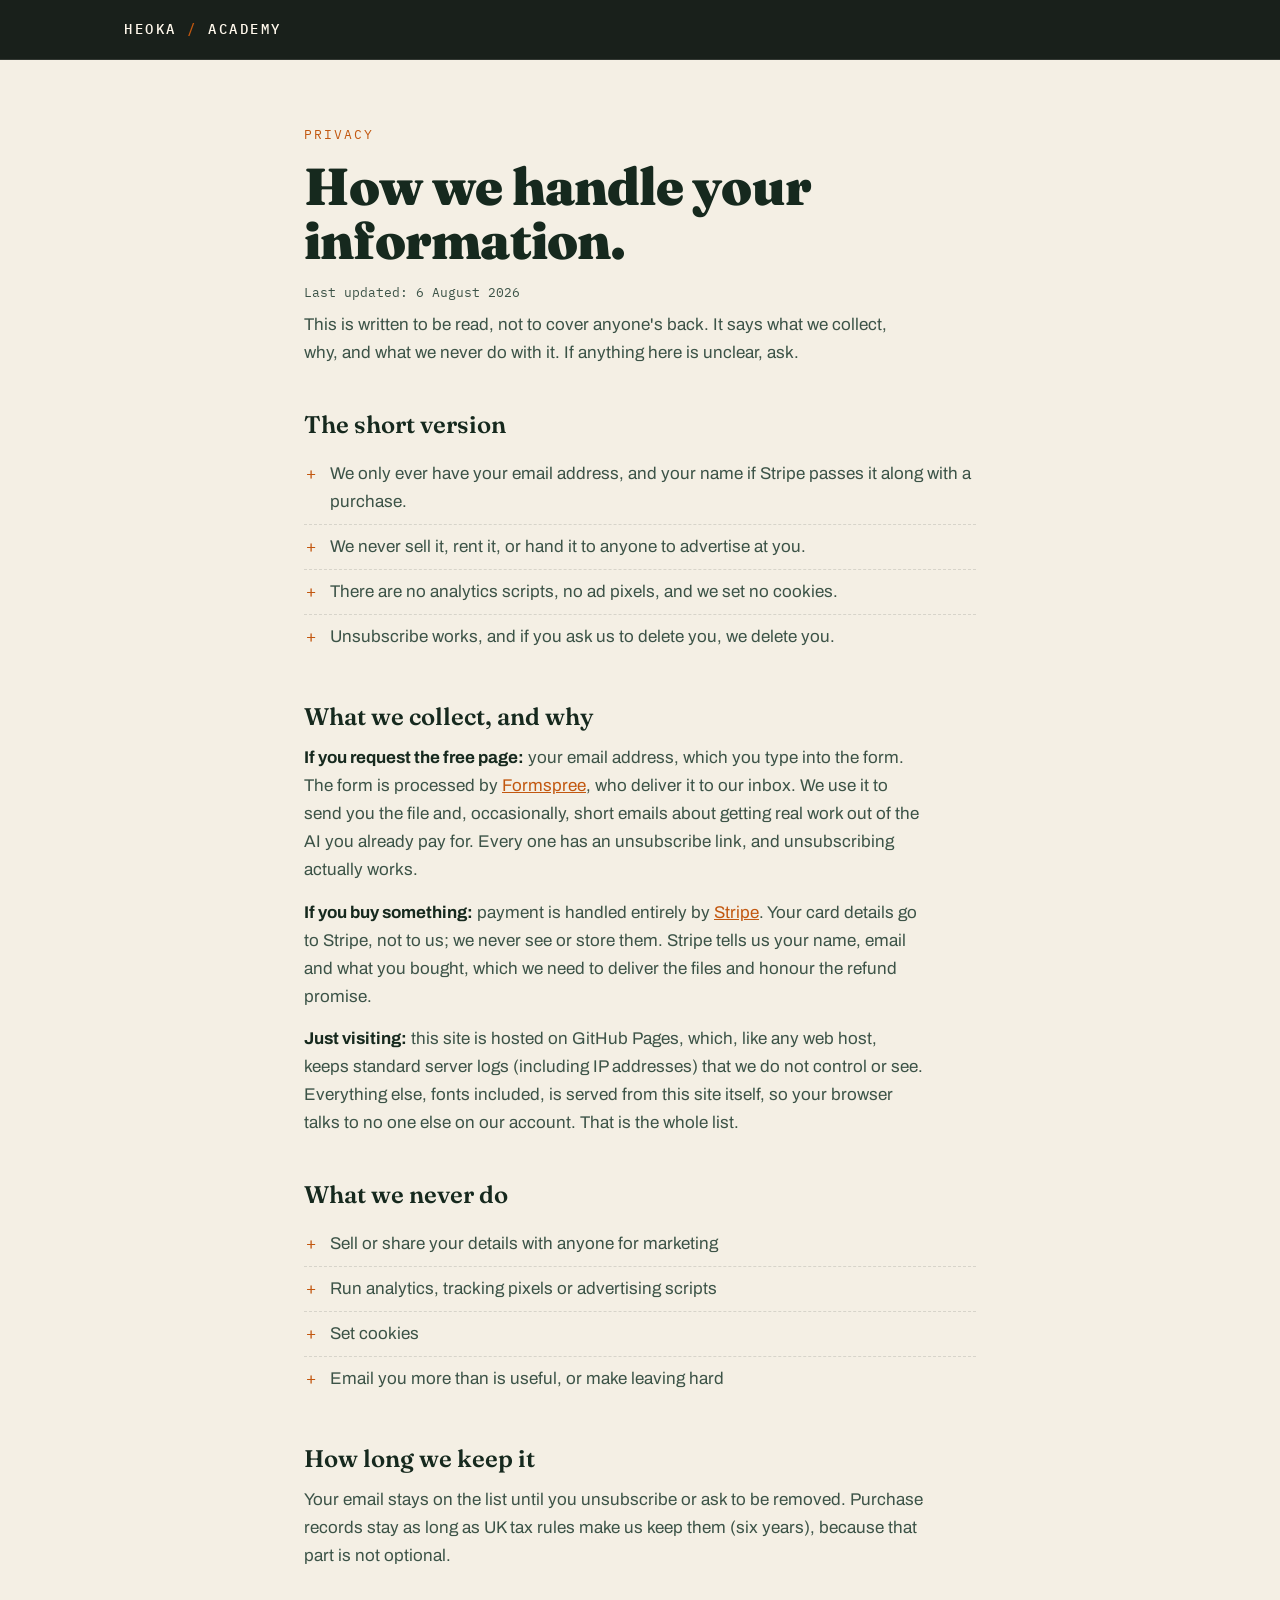
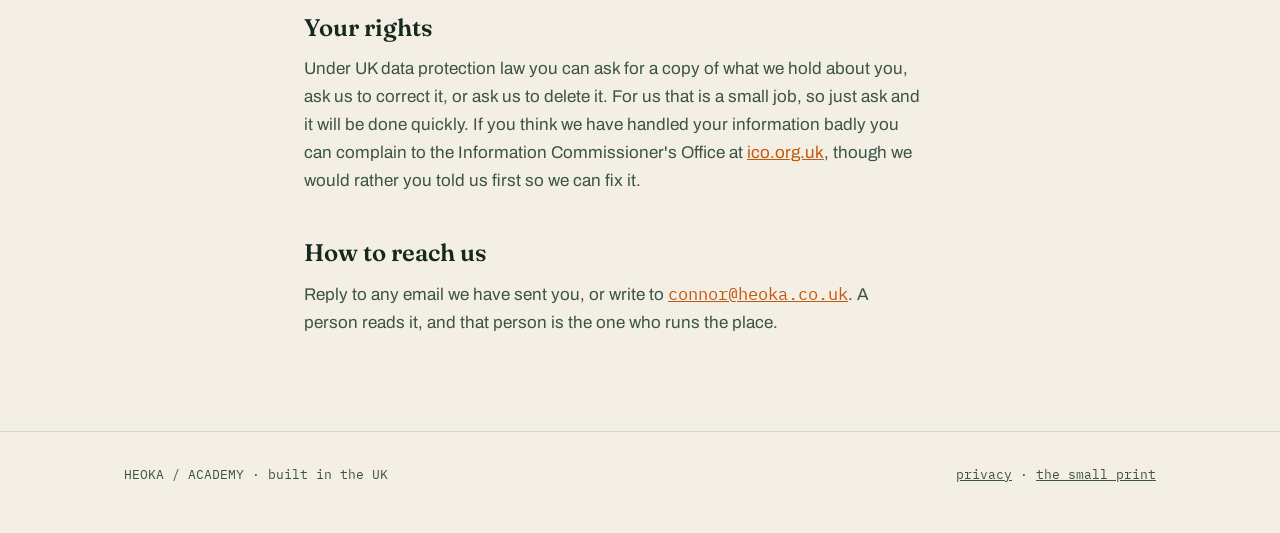
<file: privacy.html>
<!DOCTYPE html>
<html lang="en-GB">
<head>
<meta charset="UTF-8">
<meta name="viewport" content="width=device-width, initial-scale=1.0">
<title>How we handle your information | Heoka Academy</title>
<meta name="description" content="The Heoka Academy privacy notice, in plain English. What we collect, why, and what we never do with it.">
<link rel="icon" href="data:image/svg+xml,%3Csvg xmlns='http://www.w3.org/2000/svg' viewBox='0 0 64 64'%3E%3Crect width='64' height='64' rx='14' fill='%2316291E'/%3E%3Cpath d='M16 18h8v11h16V18h8v28h-8V35H24v11h-8z' fill='%23FFF8EC'/%3E%3Cpath d='M47 13l-8 38' stroke='%23C2570F' stroke-width='4' stroke-linecap='round'/%3E%3C/svg%3E">
<meta name="theme-color" content="#07100B">
<link rel="preload" href="assets/fonts/fraunces.woff2" as="font" type="font/woff2" crossorigin>
<link rel="stylesheet" href="assets/fonts.css">
<style>
:root{
  --paper:#F4EFE4;
  --ink:#16291E;
  --ink-soft:#3C5347;
  --copper:#C2570F;
  --line:#16291E22;
  --serif:'Fraunces',serif;
  --sans:'Archivo',sans-serif;
  --mono:'IBM Plex Mono',monospace;
}
*{margin:0;padding:0;box-sizing:border-box}
body{font-family:var(--sans);background:var(--paper);color:var(--ink);line-height:1.65;font-size:17px}
.wrap{max-width:720px;margin:0 auto;padding:0 24px}
header{border-bottom:1px solid rgba(244,239,228,.12);padding:18px 0;background:rgba(7,15,10,.92)}
header .wrap{max-width:1080px;display:flex;justify-content:space-between;align-items:center}
.wordmark{font-family:var(--mono);font-weight:500;letter-spacing:.18em;font-size:14px;text-transform:uppercase;color:#FFF8EC;text-decoration:none}
.wordmark span{color:var(--copper)}
main{padding:64px 0 80px}
.section-label{font-family:var(--mono);font-size:12.5px;letter-spacing:.16em;text-transform:uppercase;color:var(--copper);margin-bottom:14px}
h1{font-family:var(--serif);font-weight:900;font-size:clamp(34px,5vw,52px);line-height:1.05;letter-spacing:-.015em;margin-bottom:14px}
.updated{font-family:var(--mono);font-size:13px;color:var(--ink-soft);margin-bottom:8px}
h2{font-family:var(--serif);font-weight:600;font-size:24px;line-height:1.2;margin:44px 0 12px}
p{color:var(--ink-soft);margin-bottom:14px;max-width:62ch}
p strong{color:var(--ink)}
ul{list-style:none;margin:0 0 14px}
li{padding:8px 0 8px 26px;position:relative;color:var(--ink-soft);border-bottom:1px dashed var(--line)}
li:last-child{border-bottom:none}
li::before{content:"+";position:absolute;left:2px;color:var(--copper);font-family:var(--mono)}
a{color:var(--copper)}
.mono{font-family:var(--mono)}
footer{border-top:1px solid var(--line);padding:32px 0 48px;font-family:var(--mono);font-size:13px;color:var(--ink-soft)}
footer .wrap{max-width:1080px;display:flex;justify-content:space-between;flex-wrap:wrap;gap:12px}
footer a{color:inherit}
footer a:hover{color:var(--copper)}
@media (prefers-reduced-motion:reduce){
  *,*::before,*::after{animation:none!important;transition:none!important}
}
</style>
</head>
<body>

<header>
  <div class="wrap">
    <a class="wordmark" href="index.html">Heoka<span>&nbsp;/&nbsp;</span>Academy</a>
  </div>
</header>

<main>
  <div class="wrap">
    <p class="section-label">Privacy</p>
    <h1>How we handle your information.</h1>
    <p class="updated">Last updated: 6 August 2026</p>
    <p>This is written to be read, not to cover anyone's back. It says what we collect, why, and what we never do with it. If anything here is unclear, ask.</p>

    <h2>The short version</h2>
    <ul>
      <li>We only ever have your email address, and your name if Stripe passes it along with a purchase.</li>
      <li>We never sell it, rent it, or hand it to anyone to advertise at you.</li>
      <li>There are no analytics scripts, no ad pixels, and we set no cookies.</li>
      <li>Unsubscribe works, and if you ask us to delete you, we delete you.</li>
    </ul>

    <h2>What we collect, and why</h2>
    <p><strong>If you request the free page:</strong> your email address, which you type into the form. The form is processed by <a href="https://formspree.io" rel="noopener">Formspree</a>, who deliver it to our inbox. We use it to send you the file and, occasionally, short emails about getting real work out of the AI you already pay for. Every one has an unsubscribe link, and unsubscribing actually works.</p>
    <p><strong>If you buy something:</strong> payment is handled entirely by <a href="https://stripe.com" rel="noopener">Stripe</a>. Your card details go to Stripe, not to us; we never see or store them. Stripe tells us your name, email and what you bought, which we need to deliver the files and honour the refund promise.</p>
    <p><strong>Just visiting:</strong> this site is hosted on GitHub Pages, which, like any web host, keeps standard server logs (including IP addresses) that we do not control or see. Everything else, fonts included, is served from this site itself, so your browser talks to no one else on our account. That is the whole list.</p>

    <h2>What we never do</h2>
    <ul>
      <li>Sell or share your details with anyone for marketing</li>
      <li>Run analytics, tracking pixels or advertising scripts</li>
      <li>Set cookies</li>
      <li>Email you more than is useful, or make leaving hard</li>
    </ul>

    <h2>How long we keep it</h2>
    <p>Your email stays on the list until you unsubscribe or ask to be removed. Purchase records stay as long as UK tax rules make us keep them (six years), because that part is not optional.</p>

    <h2>Your rights</h2>
    <p>Under UK data protection law you can ask for a copy of what we hold about you, ask us to correct it, or ask us to delete it. For us that is a small job, so just ask and it will be done quickly. If you think we have handled your information badly you can complain to the Information Commissioner's Office at <a href="https://ico.org.uk" rel="noopener">ico.org.uk</a>, though we would rather you told us first so we can fix it.</p>

    <h2>How to reach us</h2>
    <p>Reply to any email we have sent you, or write to <a href="mailto:connor@heoka.co.uk" class="mono">connor@heoka.co.uk</a>. A person reads it, and that person is the one who runs the place.</p>
  </div>
</main>

<footer>
  <div class="wrap">
    <span>HEOKA / ACADEMY &middot; built in the UK</span>
    <span><a href="privacy.html">privacy</a> &middot; <a href="terms.html">the small print</a></span>
  </div>
</footer>

</body>
</html>
</file>
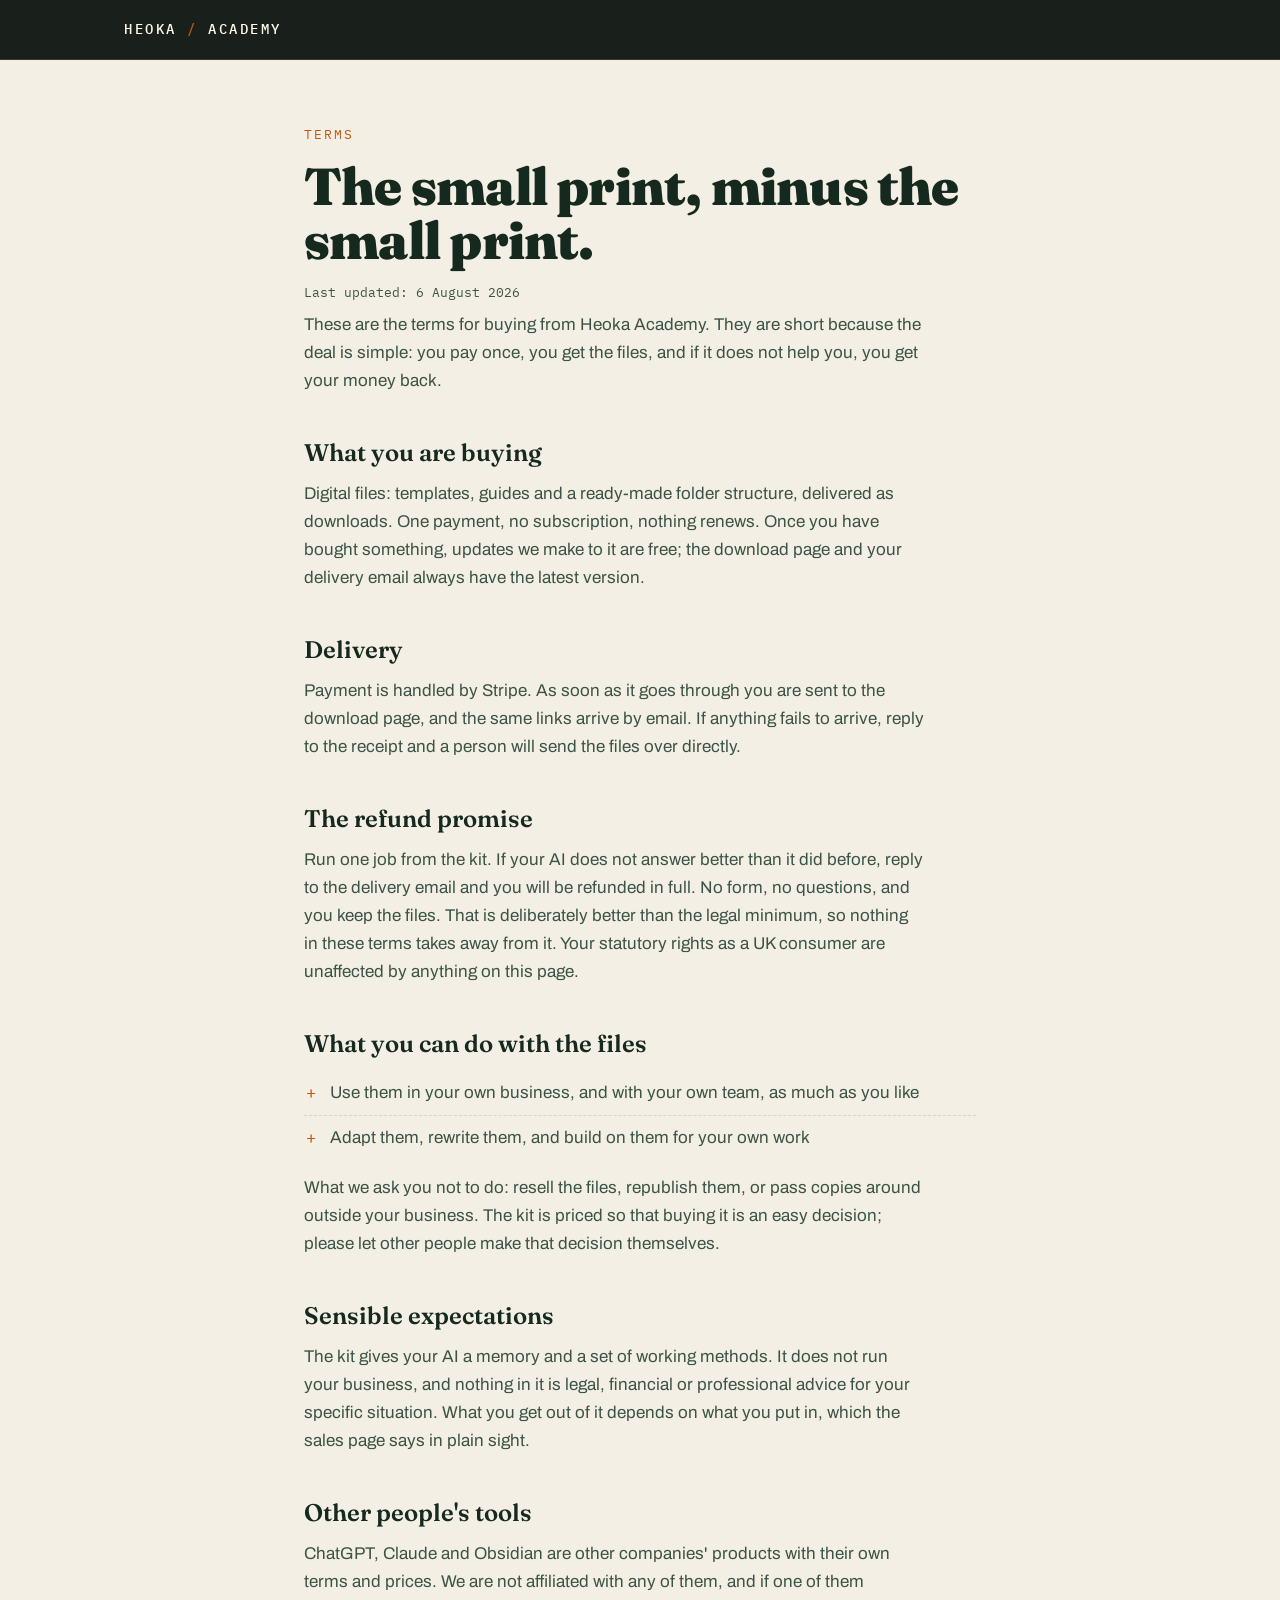
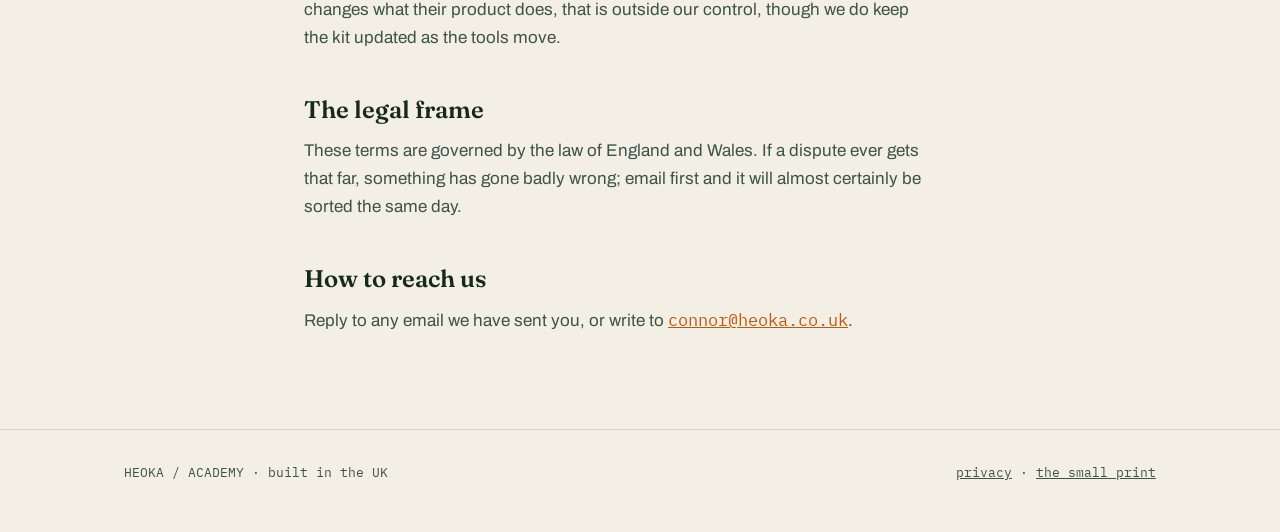
<file: terms.html>
<!DOCTYPE html>
<html lang="en-GB">
<head>
<meta charset="UTF-8">
<meta name="viewport" content="width=device-width, initial-scale=1.0">
<title>The small print | Heoka Academy</title>
<meta name="description" content="The Heoka Academy terms, in plain English. What you're buying, the refund promise, and what you can do with the files.">
<link rel="icon" href="data:image/svg+xml,%3Csvg xmlns='http://www.w3.org/2000/svg' viewBox='0 0 64 64'%3E%3Crect width='64' height='64' rx='14' fill='%2316291E'/%3E%3Cpath d='M16 18h8v11h16V18h8v28h-8V35H24v11h-8z' fill='%23FFF8EC'/%3E%3Cpath d='M47 13l-8 38' stroke='%23C2570F' stroke-width='4' stroke-linecap='round'/%3E%3C/svg%3E">
<meta name="theme-color" content="#07100B">
<link rel="preload" href="assets/fonts/fraunces.woff2" as="font" type="font/woff2" crossorigin>
<link rel="stylesheet" href="assets/fonts.css">
<style>
:root{
  --paper:#F4EFE4;
  --ink:#16291E;
  --ink-soft:#3C5347;
  --copper:#C2570F;
  --line:#16291E22;
  --serif:'Fraunces',serif;
  --sans:'Archivo',sans-serif;
  --mono:'IBM Plex Mono',monospace;
}
*{margin:0;padding:0;box-sizing:border-box}
body{font-family:var(--sans);background:var(--paper);color:var(--ink);line-height:1.65;font-size:17px}
.wrap{max-width:720px;margin:0 auto;padding:0 24px}
header{border-bottom:1px solid rgba(244,239,228,.12);padding:18px 0;background:rgba(7,15,10,.92)}
header .wrap{max-width:1080px;display:flex;justify-content:space-between;align-items:center}
.wordmark{font-family:var(--mono);font-weight:500;letter-spacing:.18em;font-size:14px;text-transform:uppercase;color:#FFF8EC;text-decoration:none}
.wordmark span{color:var(--copper)}
main{padding:64px 0 80px}
.section-label{font-family:var(--mono);font-size:12.5px;letter-spacing:.16em;text-transform:uppercase;color:var(--copper);margin-bottom:14px}
h1{font-family:var(--serif);font-weight:900;font-size:clamp(34px,5vw,52px);line-height:1.05;letter-spacing:-.015em;margin-bottom:14px}
.updated{font-family:var(--mono);font-size:13px;color:var(--ink-soft);margin-bottom:8px}
h2{font-family:var(--serif);font-weight:600;font-size:24px;line-height:1.2;margin:44px 0 12px}
p{color:var(--ink-soft);margin-bottom:14px;max-width:62ch}
p strong{color:var(--ink)}
ul{list-style:none;margin:0 0 14px}
li{padding:8px 0 8px 26px;position:relative;color:var(--ink-soft);border-bottom:1px dashed var(--line)}
li:last-child{border-bottom:none}
li::before{content:"+";position:absolute;left:2px;color:var(--copper);font-family:var(--mono)}
a{color:var(--copper)}
.mono{font-family:var(--mono)}
footer{border-top:1px solid var(--line);padding:32px 0 48px;font-family:var(--mono);font-size:13px;color:var(--ink-soft)}
footer .wrap{max-width:1080px;display:flex;justify-content:space-between;flex-wrap:wrap;gap:12px}
footer a{color:inherit}
footer a:hover{color:var(--copper)}
@media (prefers-reduced-motion:reduce){
  *,*::before,*::after{animation:none!important;transition:none!important}
}
</style>
</head>
<body>

<header>
  <div class="wrap">
    <a class="wordmark" href="index.html">Heoka<span>&nbsp;/&nbsp;</span>Academy</a>
  </div>
</header>

<main>
  <div class="wrap">
    <p class="section-label">Terms</p>
    <h1>The small print, minus the small print.</h1>
    <p class="updated">Last updated: 6 August 2026</p>
    <p>These are the terms for buying from Heoka Academy. They are short because the deal is simple: you pay once, you get the files, and if it does not help you, you get your money back.</p>

    <h2>What you are buying</h2>
    <p>Digital files: templates, guides and a ready-made folder structure, delivered as downloads. One payment, no subscription, nothing renews. Once you have bought something, updates we make to it are free; the download page and your delivery email always have the latest version.</p>

    <h2>Delivery</h2>
    <p>Payment is handled by Stripe. As soon as it goes through you are sent to the download page, and the same links arrive by email. If anything fails to arrive, reply to the receipt and a person will send the files over directly.</p>

    <h2>The refund promise</h2>
    <p>Run one job from the kit. If your AI does not answer better than it did before, reply to the delivery email and you will be refunded in full. No form, no questions, and you keep the files. That is deliberately better than the legal minimum, so nothing in these terms takes away from it. Your statutory rights as a UK consumer are unaffected by anything on this page.</p>

    <h2>What you can do with the files</h2>
    <ul>
      <li>Use them in your own business, and with your own team, as much as you like</li>
      <li>Adapt them, rewrite them, and build on them for your own work</li>
    </ul>
    <p>What we ask you not to do: resell the files, republish them, or pass copies around outside your business. The kit is priced so that buying it is an easy decision; please let other people make that decision themselves.</p>

    <h2>Sensible expectations</h2>
    <p>The kit gives your AI a memory and a set of working methods. It does not run your business, and nothing in it is legal, financial or professional advice for your specific situation. What you get out of it depends on what you put in, which the sales page says in plain sight.</p>

    <h2>Other people's tools</h2>
    <p>ChatGPT, Claude and Obsidian are other companies' products with their own terms and prices. We are not affiliated with any of them, and if one of them changes what their product does, that is outside our control, though we do keep the kit updated as the tools move.</p>

    <h2>The legal frame</h2>
    <p>These terms are governed by the law of England and Wales. If a dispute ever gets that far, something has gone badly wrong; email first and it will almost certainly be sorted the same day.</p>

    <h2>How to reach us</h2>
    <p>Reply to any email we have sent you, or write to <a href="mailto:connor@heoka.co.uk" class="mono">connor@heoka.co.uk</a>.</p>
  </div>
</main>

<footer>
  <div class="wrap">
    <span>HEOKA / ACADEMY &middot; built in the UK</span>
    <span><a href="privacy.html">privacy</a> &middot; <a href="terms.html">the small print</a></span>
  </div>
</footer>

</body>
</html>
</file>
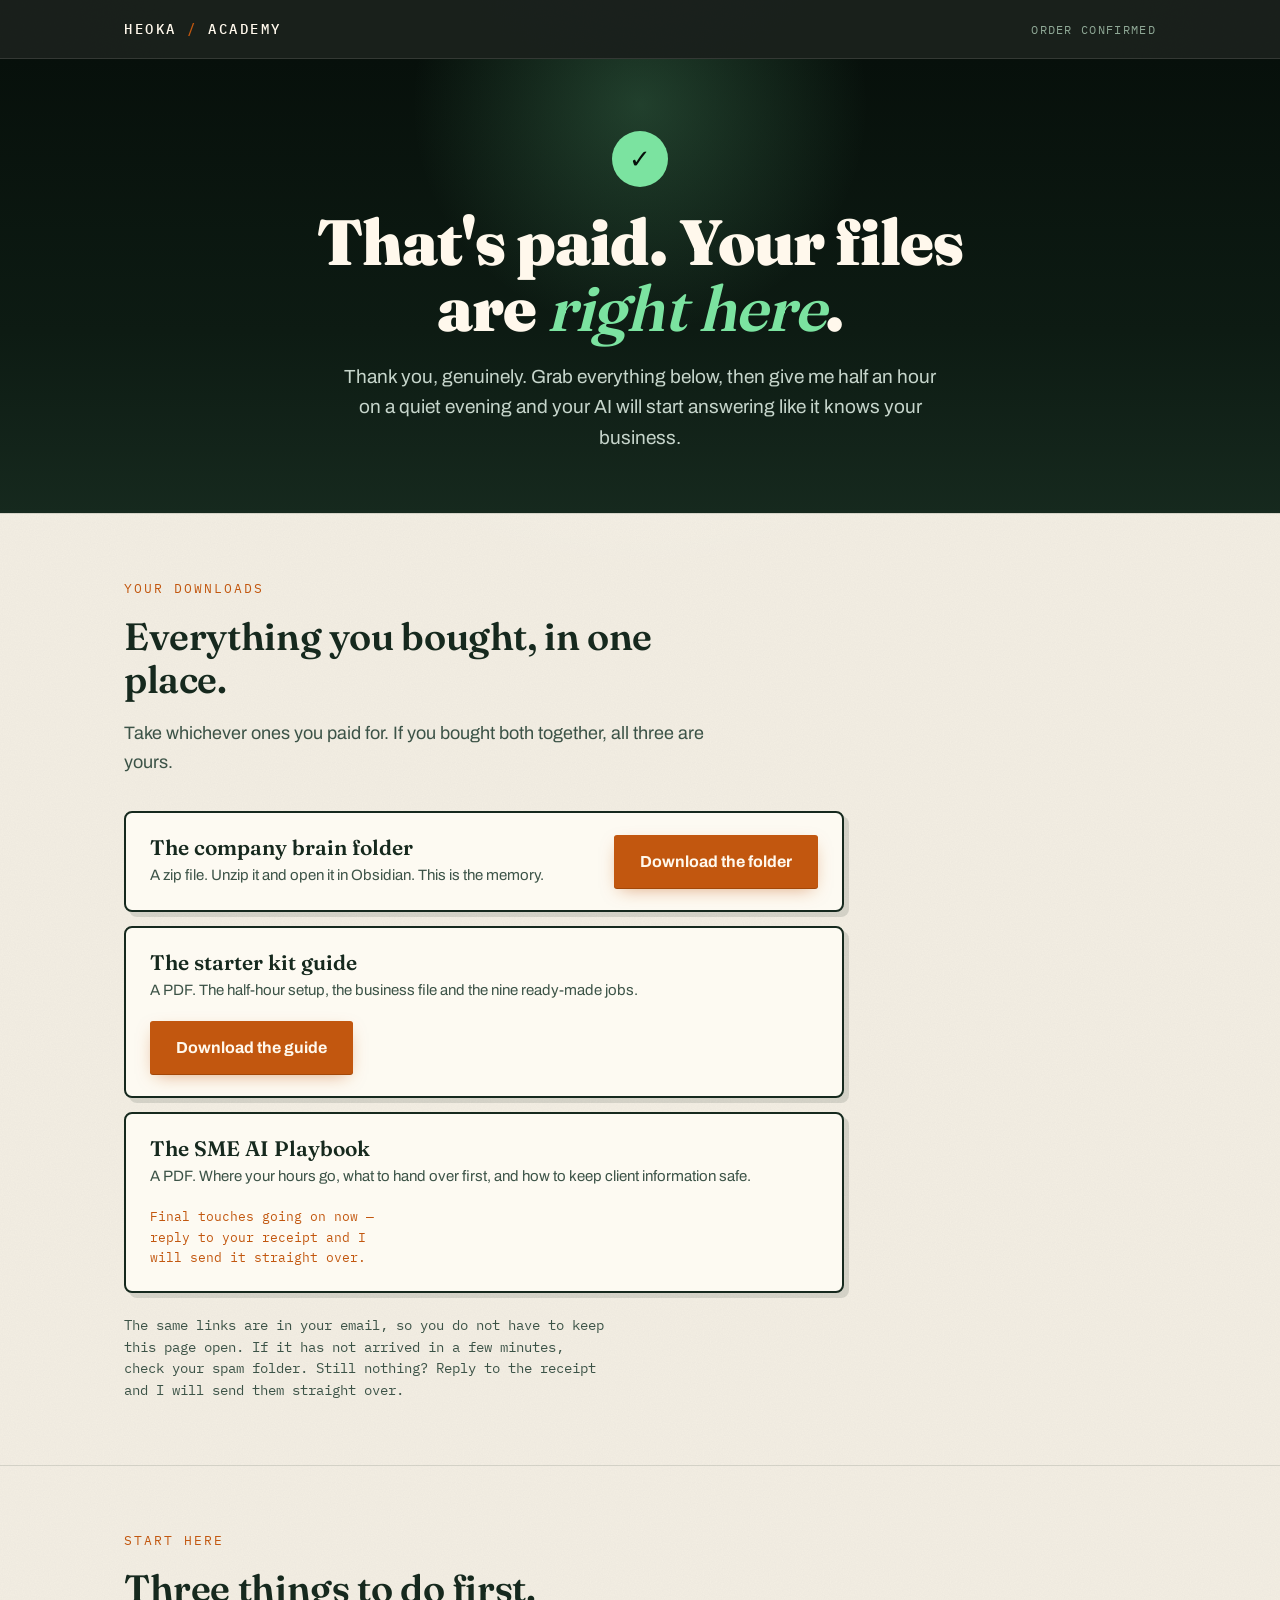
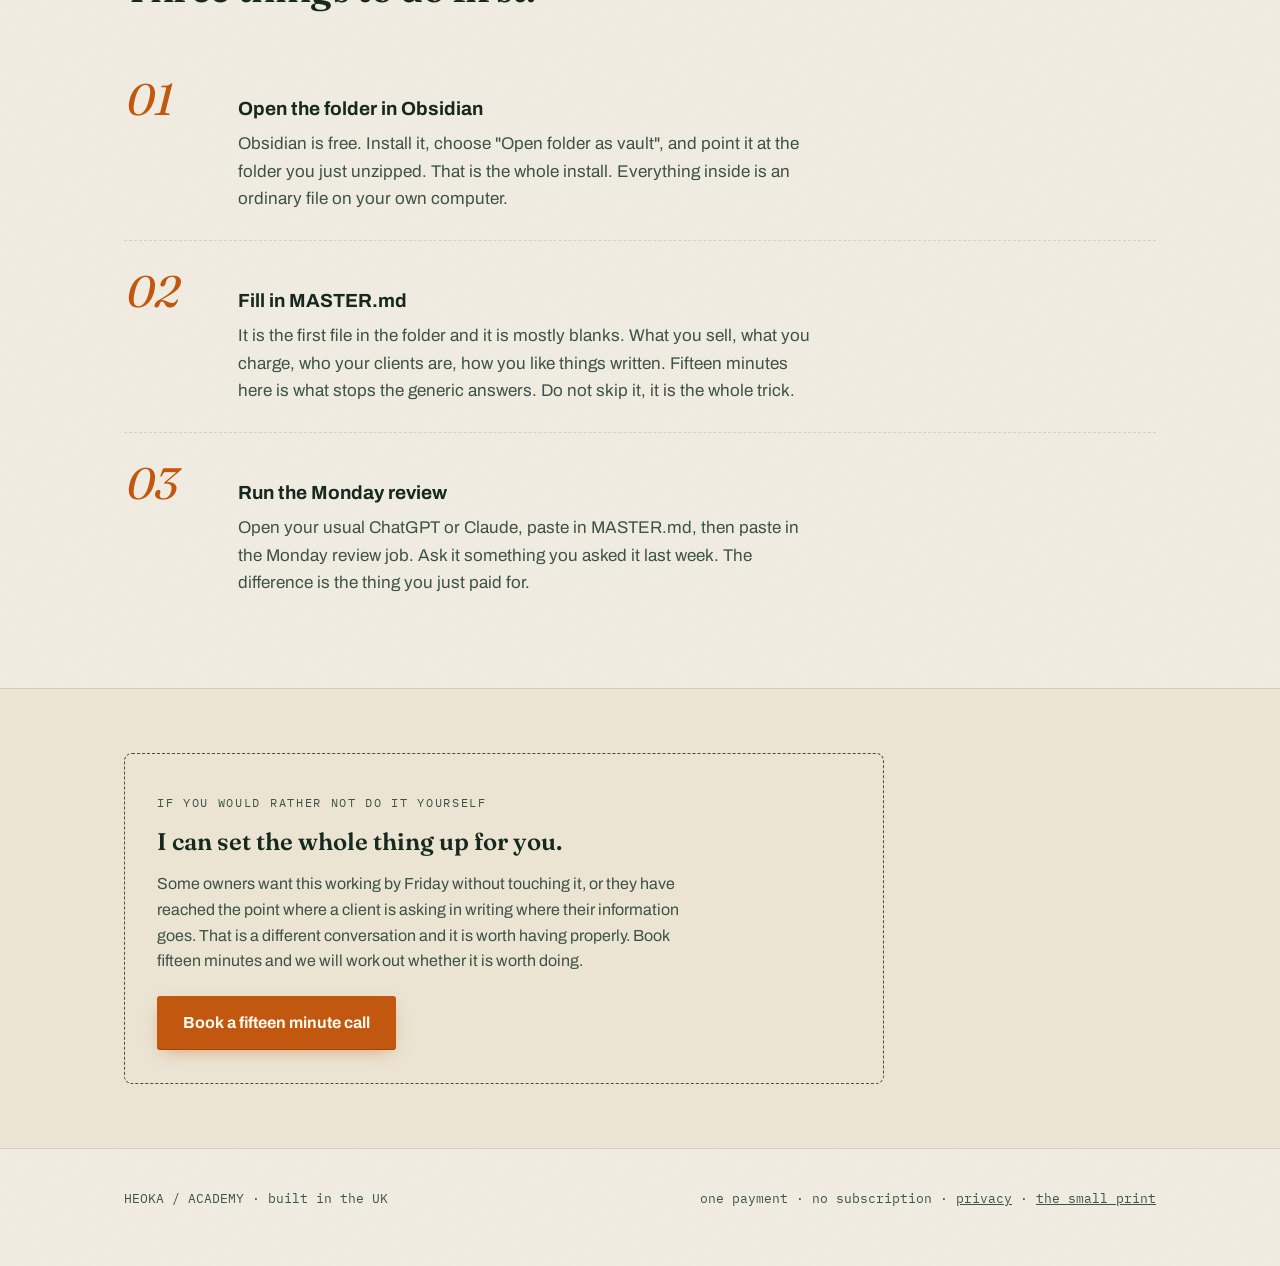
<file: thank-you.html>
<!DOCTYPE html>
<html lang="en-GB">
<head>
<meta charset="UTF-8">
<meta name="viewport" content="width=device-width, initial-scale=1.0">
<meta name="robots" content="noindex">
<title>You're in. Here are your files | Heoka Academy</title>
<meta name="description" content="Your Heoka Academy download page. Grab your files and run your first job.">
<meta name="theme-color" content="#07100B">
<link rel="icon" href="data:image/svg+xml,%3Csvg xmlns='http://www.w3.org/2000/svg' viewBox='0 0 64 64'%3E%3Crect width='64' height='64' rx='14' fill='%2316291E'/%3E%3Cpath d='M16 18h8v11h16V18h8v28h-8V35H24v11h-8z' fill='%23FFF8EC'/%3E%3Cpath d='M47 13l-8 38' stroke='%23C2570F' stroke-width='4' stroke-linecap='round'/%3E%3C/svg%3E">
<!--
  ============================================================
  PLACEHOLDERS TO FILL BEFORE LAUNCH
  (search the file for the exact string in the left column)

  1. https://connor608.github.io/heoka-academy/d/efd8ce239771a8e2/AI_Company_Brain_Starter_Kit_v2.zip      - AI Company Brain Starter Kit, the vault folder as a zip
                              (download button href, done and live)
  2. https://connor608.github.io/heoka-academy/d/efd8ce239771a8e2/AI_Company_Brain_Starter_Kit_v2.pdf      - AI Company Brain Starter Kit, the guide as a PDF
                              (download button href, done and live)
  3. SME_AI_Playbook_v1.pdf - The SME AI Playbook, PDF. NOT UPLOADED YET: the file
                              is missing from d/efd8ce239771a8e2/, so its download
                              button pointed at a 404. The button is swapped for a
                              "reply to your receipt" note until the PDF exists.
                              To go live: upload SME_AI_Playbook_v1.pdf into
                              d/efd8ce239771a8e2/, then restore the button (the
                              original markup is kept in a comment at the note).

  This page is the redirect target for all three Stripe Payment Links on index.html
  (#STRIPE_LINK_KIT, #STRIPE_LINK_PLAYBOOK, #STRIPE_LINK_BUNDLE). It shows every
  download, so bundle buyers and single-product buyers can both use it. The booking
  link is live and needs nothing doing to it.
  ============================================================
-->
<link rel="preload" href="assets/fonts/fraunces.woff2" as="font" type="font/woff2" crossorigin>
<link rel="stylesheet" href="assets/fonts.css">
<style>
:root{
  --paper:#F4EFE4;
  --paper-deep:#EBE4D3;
  --ink:#16291E;
  --ink-soft:#3C5347;
  --copper:#C2570F;
  --copper-deep:#A34708;
  --terminal:#0E1B13;
  --terminal-green:#7BE3A0;
  --line:#16291E22;
  --serif:'Fraunces',serif;
  --sans:'Archivo',sans-serif;
  --mono:'IBM Plex Mono',monospace;
}
*{margin:0;padding:0;box-sizing:border-box}
html{scroll-behavior:smooth}
body{
  font-family:var(--sans);
  background:var(--paper);
  color:var(--ink);
  line-height:1.6;
  font-size:17px;
  background-image:
    radial-gradient(ellipse 80% 50% at 50% -10%, #FFFDF5 0%, transparent 60%),
    url("data:image/svg+xml,%3Csvg xmlns='http://www.w3.org/2000/svg' width='120' height='120' viewBox='0 0 120 120'%3E%3Cfilter id='n'%3E%3CfeTurbulence type='fractalNoise' baseFrequency='0.85' numOctaves='2'/%3E%3CfeColorMatrix values='0 0 0 0 0 0 0 0 0 0 0 0 0 0 0 0 0 0 0.03 0'/%3E%3C/filter%3E%3Crect width='120' height='120' filter='url(%23n)'/%3E%3C/svg%3E");
}
.wrap{max-width:1080px;margin:0 auto;padding:0 24px}
.mono{font-family:var(--mono)}

/* ---------- header ---------- */
header{
  border-bottom:1px solid rgba(244,239,228,.12);
  padding:18px 0;
  background:rgba(7,15,10,.92);
}
header .wrap{display:flex;justify-content:space-between;align-items:center}
.wordmark{font-family:var(--mono);font-weight:500;letter-spacing:.18em;font-size:14px;text-transform:uppercase;color:#FFF8EC;text-decoration:none}
.wordmark span{color:var(--copper)}
.header-note{font-family:var(--mono);font-size:12px;letter-spacing:.11em;text-transform:uppercase;color:#8FA896}

/* ---------- confirmation hero ---------- */
.confirm{
  padding:72px 0 60px;color:#FFF8EC;position:relative;overflow:hidden;
  background:
    radial-gradient(circle at 50% 10%, rgba(123,227,160,.22), transparent 30%),
    linear-gradient(180deg,#07100B 0%,#0D1B13 60%,#16291E 100%);
}
.confirm .wrap{position:relative;z-index:1;text-align:center}
.tick{
  width:56px;height:56px;border-radius:50%;margin:0 auto 22px;
  display:grid;place-items:center;font-size:26px;color:#07100B;background:var(--terminal-green);
  animation:rise .7s ease both;
}
.confirm h1{
  font-family:var(--serif);font-weight:900;font-size:clamp(38px,5.4vw,64px);
  line-height:1.02;letter-spacing:-.015em;max-width:16ch;margin:0 auto;
  animation:rise .7s .08s ease both;
}
.confirm h1 em{font-style:italic;font-weight:600;color:var(--terminal-green)}
.confirm p.lede{
  font-size:19px;color:#C6D5CB;max-width:56ch;margin:22px auto 0;
  animation:rise .7s .16s ease both;
}
@keyframes rise{from{opacity:0;transform:translateY(18px)}to{opacity:1;transform:none}}

/* ---------- sections ---------- */
section{padding:64px 0;border-top:1px solid var(--line)}
.section-label{
  font-family:var(--mono);font-size:12.5px;letter-spacing:.16em;text-transform:uppercase;
  color:var(--copper);margin-bottom:18px;
}
h2{font-family:var(--serif);font-weight:600;font-size:clamp(26px,3.2vw,38px);line-height:1.12;letter-spacing:-.01em;max-width:22ch;margin-bottom:18px}
.section-intro{color:var(--ink-soft);max-width:60ch;font-size:18px}

/* downloads */
.downloads{display:grid;gap:14px;margin-top:34px;max-width:720px}
.dl{
  display:flex;justify-content:space-between;align-items:center;gap:18px;flex-wrap:wrap;
  border:2px solid var(--ink);border-radius:8px;background:#FDFAF2;padding:22px 24px;
  box-shadow:5px 5px 0 var(--line);
}
.dl-text strong{display:block;font-family:var(--serif);font-weight:600;font-size:21px;line-height:1.2}
.dl-text span{font-size:15px;color:var(--ink-soft)}
.dl .btn{white-space:nowrap}
.dl-note{font-family:var(--mono);font-size:13.5px;color:var(--ink-soft);margin-top:22px;max-width:60ch}

.btn{
  display:inline-block;text-decoration:none;font-family:var(--sans);font-weight:700;
  padding:14px 26px;border-radius:3px;font-size:16px;transition:transform .15s,box-shadow .15s,background .2s;
}
.btn-primary{
  background:var(--copper);color:#FFF8EC;
  box-shadow:0 1px 0 var(--copper-deep),0 6px 18px -6px rgba(194,87,15,.55);
}
.btn-primary:hover{transform:translateY(-2px);box-shadow:0 1px 0 var(--copper-deep),0 10px 24px -6px rgba(194,87,15,.6)}

/* steps */
.steps{counter-reset:step;margin-top:38px;display:grid;gap:0}
.step{
  display:grid;grid-template-columns:90px 1fr;gap:24px;padding:28px 0;
  border-bottom:1px dashed var(--line);counter-increment:step;align-items:baseline;
}
.step:last-child{border-bottom:none}
.step::before{
  content:"0" counter(step);font-family:var(--serif);font-style:italic;
  font-size:44px;color:var(--copper);line-height:1;
}
.step h3{font-size:19px;font-weight:700;margin-bottom:6px}
.step p{color:var(--ink-soft);max-width:58ch}

/* done for you */
.dfy{background:var(--paper-deep)}
.dfy-box{
  border:1px dashed var(--ink-soft);border-radius:8px;padding:34px 32px;background:transparent;
  max-width:760px;
}
.dfy-box .mono{font-size:12px;letter-spacing:.14em;text-transform:uppercase;color:var(--ink-soft)}
.dfy-box h3{font-family:var(--serif);font-weight:600;font-size:24px;margin:8px 0 10px}
.dfy-box p{font-size:16px;color:var(--ink-soft);max-width:58ch}
.dfy-box .btn{margin-top:22px}

/* footer */
footer{border-top:1px solid var(--line);padding:40px 0 56px;font-family:var(--mono);font-size:13px;color:var(--ink-soft)}
footer .wrap{display:flex;justify-content:space-between;flex-wrap:wrap;gap:12px}
footer a{color:inherit}
footer a:hover{color:var(--copper)}

@media (prefers-reduced-motion:reduce){
  html{scroll-behavior:auto}
  *,*::before,*::after{animation:none!important;transition:none!important}
}

@media(max-width:780px){
  .confirm{padding:56px 0 48px}
  .dl{flex-direction:column;align-items:flex-start}
  .dl .btn{width:100%;text-align:center}
  .step{grid-template-columns:64px 1fr;gap:14px}
  .step::before{font-size:34px}
}
</style>
</head>
<body>

<header>
  <div class="wrap">
    <a class="wordmark" href="index.html">Heoka<span>&nbsp;/&nbsp;</span>Academy</a>
    <span class="header-note">Order confirmed</span>
  </div>
</header>

<main>

<div class="confirm">
  <div class="wrap">
    <div class="tick" aria-hidden="true">&#10003;</div>
    <h1>That's paid. Your files are <em>right here</em>.</h1>
    <p class="lede">Thank you, genuinely. Grab everything below, then give me half an hour on a quiet evening and your AI will start answering like it knows your business.</p>
  </div>
</div>

<section>
  <div class="wrap">
    <p class="section-label">Your downloads</p>
    <h2>Everything you bought, in one place.</h2>
    <p class="section-intro">Take whichever ones you paid for. If you bought both together, all three are yours.</p>

    <div class="downloads">

      <div class="dl">
        <div class="dl-text">
          <strong>The company brain folder</strong>
          <span>A zip file. Unzip it and open it in Obsidian. This is the memory.</span>
        </div>
        <!-- PLACEHOLDER: https://connor608.github.io/heoka-academy/d/efd8ce239771a8e2/AI_Company_Brain_Starter_Kit_v2.zip -->
        <a class="btn btn-primary" href="https://connor608.github.io/heoka-academy/d/efd8ce239771a8e2/AI_Company_Brain_Starter_Kit_v2.zip">Download the folder</a>
      </div>

      <div class="dl">
        <div class="dl-text">
          <strong>The starter kit guide</strong>
          <span>A PDF. The half-hour setup, the business file and the nine ready-made jobs.</span>
        </div>
        <!-- PLACEHOLDER: https://connor608.github.io/heoka-academy/d/efd8ce239771a8e2/AI_Company_Brain_Starter_Kit_v2.pdf -->
        <a class="btn btn-primary" href="https://connor608.github.io/heoka-academy/d/efd8ce239771a8e2/AI_Company_Brain_Starter_Kit_v2.pdf">Download the guide</a>
      </div>

      <div class="dl">
        <div class="dl-text">
          <strong>The SME AI Playbook</strong>
          <span>A PDF. Where your hours go, what to hand over first, and how to keep client information safe.</span>
        </div>
        <!-- MISSING FILE: SME_AI_Playbook_v1.pdf is not in d/efd8ce239771a8e2/ yet, so the
             original button below linked to a 404. Upload the PDF to that folder, then delete
             the note and uncomment this button:
        <a class="btn btn-primary" href="https://connor608.github.io/heoka-academy/d/efd8ce239771a8e2/SME_AI_Playbook_v1.pdf">Download the playbook</a>
        -->
        <span class="mono" style="font-size:13px;color:var(--copper);max-width:28ch">Final touches going on now &mdash; reply to your receipt and I will send it straight over.</span>
      </div>

    </div>

    <p class="dl-note">The same links are in your email, so you do not have to keep this page open. If it has not arrived in a few minutes, check your spam folder. Still nothing? Reply to the receipt and I will send them straight over.</p>
  </div>
</section>

<section>
  <div class="wrap">
    <p class="section-label">Start here</p>
    <h2>Three things to do first.</h2>
    <div class="steps">
      <div class="step">
        <div>
          <h3>Open the folder in Obsidian</h3>
          <p>Obsidian is free. Install it, choose "Open folder as vault", and point it at the folder you just unzipped. That is the whole install. Everything inside is an ordinary file on your own computer.</p>
        </div>
      </div>
      <div class="step">
        <div>
          <h3>Fill in MASTER.md</h3>
          <p>It is the first file in the folder and it is mostly blanks. What you sell, what you charge, who your clients are, how you like things written. Fifteen minutes here is what stops the generic answers. Do not skip it, it is the whole trick.</p>
        </div>
      </div>
      <div class="step">
        <div>
          <h3>Run the Monday review</h3>
          <p>Open your usual ChatGPT or Claude, paste in MASTER.md, then paste in the Monday review job. Ask it something you asked it last week. The difference is the thing you just paid for.</p>
        </div>
      </div>
    </div>
  </div>
</section>

<section class="dfy">
  <div class="wrap">
    <div class="dfy-box">
      <span class="mono">If you would rather not do it yourself</span>
      <h3>I can set the whole thing up for you.</h3>
      <p>Some owners want this working by Friday without touching it, or they have reached the point where a client is asking in writing where their information goes. That is a different conversation and it is worth having properly. Book fifteen minutes and we will work out whether it is worth doing.</p>
      <a class="btn btn-primary" href="https://calendar.app.google/C2fbqws67vmDvneV7" target="_blank" rel="noopener">Book a fifteen minute call</a>
    </div>
  </div>
</section>

</main>

<footer>
  <div class="wrap">
    <span>HEOKA / ACADEMY &middot; built in the UK</span>
    <span>one payment &middot; no subscription &middot; <a href="privacy.html">privacy</a> &middot; <a href="terms.html">the small print</a></span>
  </div>
</footer>

</body>
</html>
</file>
<file: assets/fonts.css>
/* Self-hosted web fonts (latin subset). Variable-font files serve every weight the site uses. */
@font-face {
  font-family: 'Archivo';
  font-style: normal;
  font-weight: 400;
  font-stretch: 100%;
  font-display: swap;
  src: url(fonts/archivo.woff2) format('woff2');
  unicode-range: U+0000-00FF, U+0131, U+0152-0153, U+02BB-02BC, U+02C6, U+02DA, U+02DC, U+0304, U+0308, U+0329, U+2000-206F, U+20AC, U+2122, U+2191, U+2193, U+2212, U+2215, U+FEFF, U+FFFD;
}
@font-face {
  font-family: 'Archivo';
  font-style: normal;
  font-weight: 500;
  font-stretch: 100%;
  font-display: swap;
  src: url(fonts/archivo.woff2) format('woff2');
  unicode-range: U+0000-00FF, U+0131, U+0152-0153, U+02BB-02BC, U+02C6, U+02DA, U+02DC, U+0304, U+0308, U+0329, U+2000-206F, U+20AC, U+2122, U+2191, U+2193, U+2212, U+2215, U+FEFF, U+FFFD;
}
@font-face {
  font-family: 'Archivo';
  font-style: normal;
  font-weight: 700;
  font-stretch: 100%;
  font-display: swap;
  src: url(fonts/archivo.woff2) format('woff2');
  unicode-range: U+0000-00FF, U+0131, U+0152-0153, U+02BB-02BC, U+02C6, U+02DA, U+02DC, U+0304, U+0308, U+0329, U+2000-206F, U+20AC, U+2122, U+2191, U+2193, U+2212, U+2215, U+FEFF, U+FFFD;
}
@font-face {
  font-family: 'Fraunces';
  font-style: normal;
  font-weight: 400;
  font-display: swap;
  src: url(fonts/fraunces.woff2) format('woff2');
  unicode-range: U+0000-00FF, U+0131, U+0152-0153, U+02BB-02BC, U+02C6, U+02DA, U+02DC, U+0304, U+0308, U+0329, U+2000-206F, U+20AC, U+2122, U+2191, U+2193, U+2212, U+2215, U+FEFF, U+FFFD;
}
@font-face {
  font-family: 'Fraunces';
  font-style: normal;
  font-weight: 600;
  font-display: swap;
  src: url(fonts/fraunces.woff2) format('woff2');
  unicode-range: U+0000-00FF, U+0131, U+0152-0153, U+02BB-02BC, U+02C6, U+02DA, U+02DC, U+0304, U+0308, U+0329, U+2000-206F, U+20AC, U+2122, U+2191, U+2193, U+2212, U+2215, U+FEFF, U+FFFD;
}
@font-face {
  font-family: 'Fraunces';
  font-style: normal;
  font-weight: 900;
  font-display: swap;
  src: url(fonts/fraunces.woff2) format('woff2');
  unicode-range: U+0000-00FF, U+0131, U+0152-0153, U+02BB-02BC, U+02C6, U+02DA, U+02DC, U+0304, U+0308, U+0329, U+2000-206F, U+20AC, U+2122, U+2191, U+2193, U+2212, U+2215, U+FEFF, U+FFFD;
}
@font-face {
  font-family: 'IBM Plex Mono';
  font-style: normal;
  font-weight: 400;
  font-display: swap;
  src: url(fonts/ibmplexmono.woff2) format('woff2');
  unicode-range: U+0000-00FF, U+0131, U+0152-0153, U+02BB-02BC, U+02C6, U+02DA, U+02DC, U+0304, U+0308, U+0329, U+2000-206F, U+20AC, U+2122, U+2191, U+2193, U+2212, U+2215, U+FEFF, U+FFFD;
}
@font-face {
  font-family: 'IBM Plex Mono';
  font-style: normal;
  font-weight: 500;
  font-display: swap;
  src: url(fonts/ibmplexmono-1.woff2) format('woff2');
  unicode-range: U+0000-00FF, U+0131, U+0152-0153, U+02BB-02BC, U+02C6, U+02DA, U+02DC, U+0304, U+0308, U+0329, U+2000-206F, U+20AC, U+2122, U+2191, U+2193, U+2212, U+2215, U+FEFF, U+FFFD;
}
</file>
